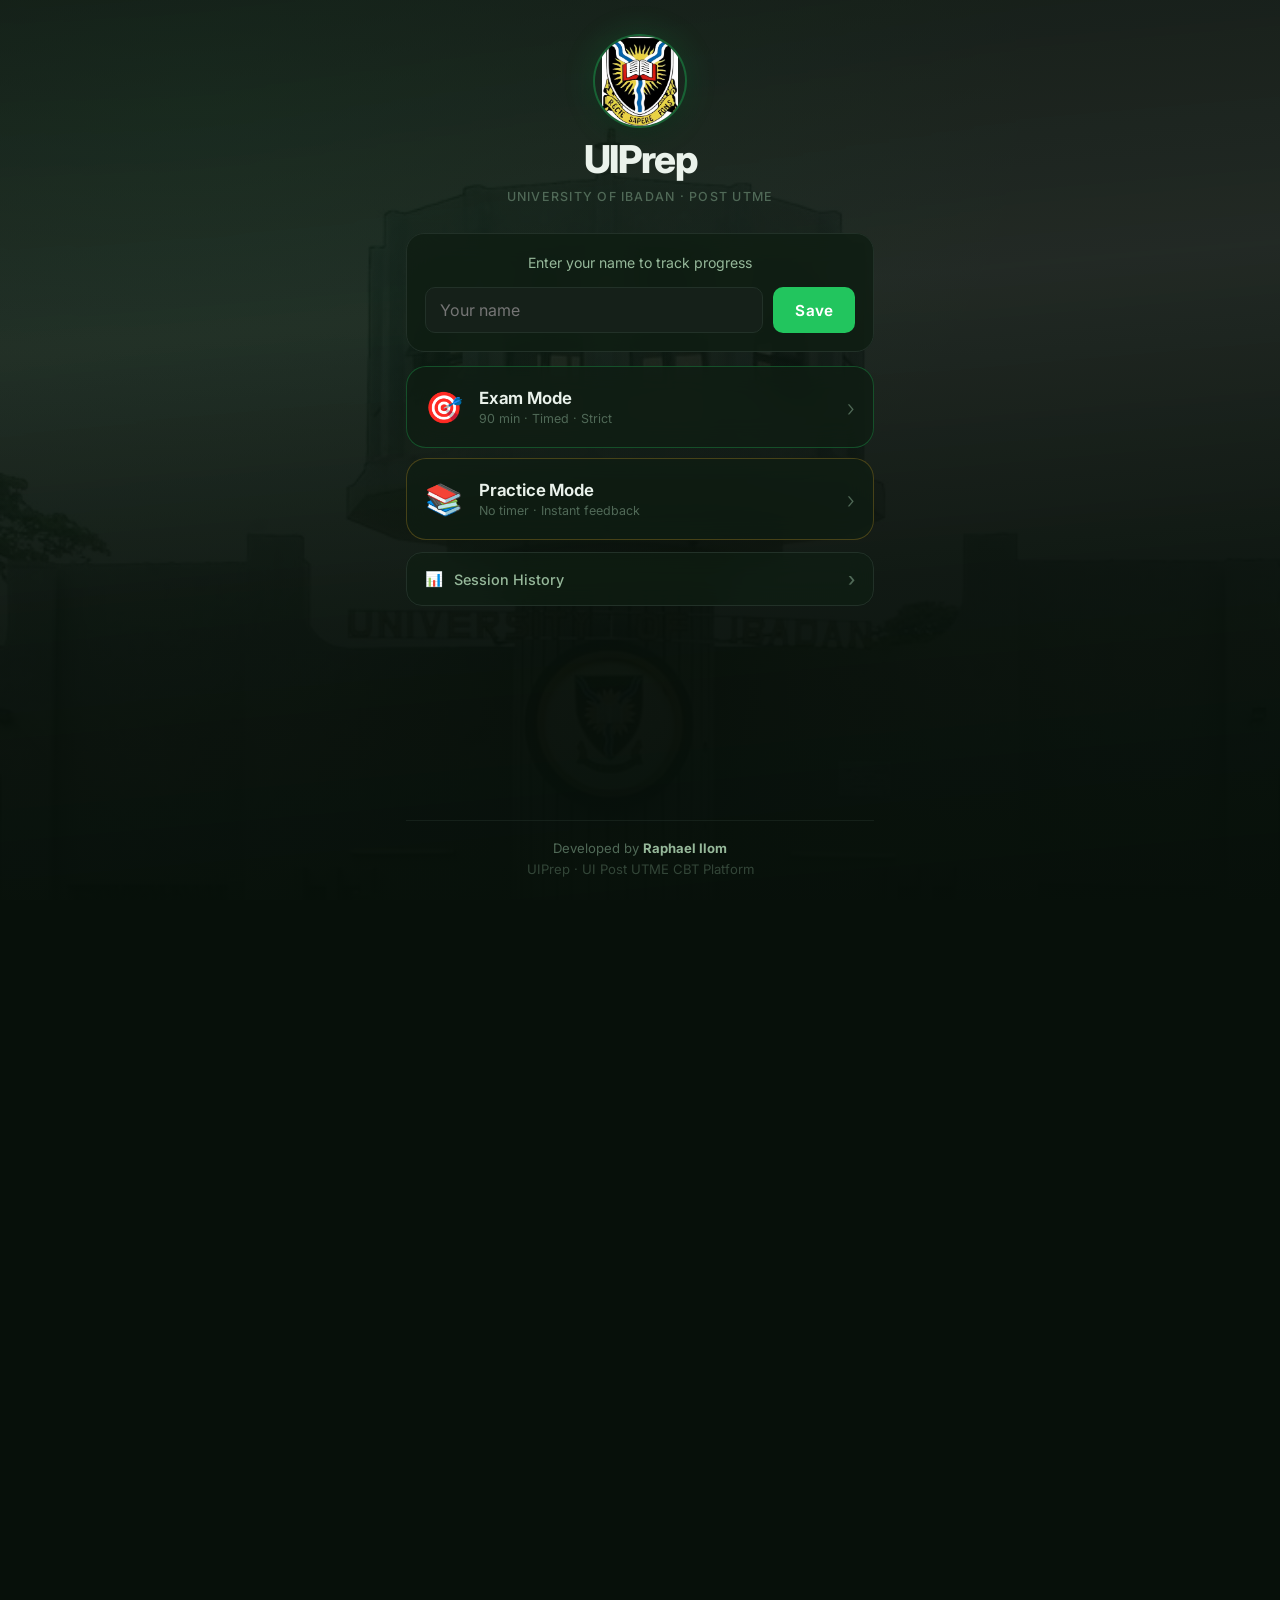
<file: frontend/index.html>
<!DOCTYPE html>
<html lang="en">
<head>
<meta charset="UTF-8">
<meta name="viewport" content="width=device-width, initial-scale=1.0, maximum-scale=1.0, user-scalable=no">
<meta name="theme-color" content="#0d1f12">
<meta name="apple-mobile-web-app-capable" content="yes">
<meta name="apple-mobile-web-app-status-bar-style" content="black-translucent">
<title>UIPrep — UI Post UTME CBT</title>
<link rel="preconnect" href="https://fonts.googleapis.com">
<link href="https://fonts.googleapis.com/css2?family=Inter:wght@300;400;500;600;700&display=swap" rel="stylesheet">
<link rel="stylesheet" href="style.css">
<link rel="icon" href="assets/ui_crest.jpg" type="image/jpeg">
</head>
<body>

<div id="screen-home" class="screen active">
  <div class="home-bg">
    <img src="assets/ui_gate.jpg" alt="" class="home-bg-img" aria-hidden="true" onerror="this.style.display='none'">
    <div class="home-bg-overlay"></div>
  </div>
  <div class="home-content">
    <div class="home-header">
      <img src="assets/ui_crest.jpg" alt="UI Crest" class="home-logo">
      <h1 class="home-title">UIPrep</h1>
      <p class="home-subtitle">University of Ibadan · Post UTME</p>
    </div>

    <div id="welcome-card" class="welcome-card hidden">
      <div class="welcome-top">
        <div class="welcome-text">
          <span class="welcome-hi">Welcome back,</span>
          <span id="welcome-name" class="welcome-name"></span>
        </div>
        <button class="change-name-btn" onclick="showNameInput()">✎</button>
      </div>
      <div class="welcome-stats">
        <div class="wstat"><span id="wstat-sessions">0</span><small>Sessions</small></div>
        <div class="wstat"><span id="wstat-avg">—</span><small>Avg Score</small></div>
        <div class="wstat"><span id="wstat-best">—</span><small>Best</small></div>
      </div>
    </div>

    <div id="new-user-card" class="new-user-card">
      <p>Enter your name to track progress</p>
      <div class="name-input-row">
        <input type="text" id="home-name-input" placeholder="Your name" maxlength="30" autocomplete="off" autocorrect="off">
        <button class="btn-save-name" onclick="saveName()">Save</button>
      </div>
    </div>

    <div class="mode-cards">
      <button class="mode-card mode-exam" onclick="openSetup('exam')">
        <div class="mode-icon">🎯</div>
        <div class="mode-info">
          <h3>Exam Mode</h3>
          <p>90 min · Timed · Strict</p>
        </div>
        <span class="mode-arrow">›</span>
      </button>
      <button class="mode-card mode-practice" onclick="openSetup('practice')">
        <div class="mode-icon">📚</div>
        <div class="mode-info">
          <h3>Practice Mode</h3>
          <p>No timer · Instant feedback</p>
        </div>
        <span class="mode-arrow">›</span>
      </button>
    </div>

    <button class="history-btn" onclick="showScreen('history')">
      <span>📊</span>
      <span>Session History</span>
      <span class="history-btn-arrow">›</span>
    </button>

    <footer class="home-footer">
      <p>Developed by <strong>Raphael Ilom</strong></p>
      <p class="footer-sub">UIPrep · UI Post UTME CBT Platform</p>
    </footer>
  </div>
</div>

<div id="screen-setup" class="screen">
  <div class="top-bar">
    <button class="back-btn" onclick="showScreen('home')">‹ Back</button>
    <h2 id="setup-title">Exam Mode</h2>
    <div></div>
  </div>
  <div class="screen-body">
    <p class="setup-sub" id="setup-sub">Configure your timed exam session</p>

    <div class="setup-section">
      <label class="setup-label">Select Subjects</label>
      <div id="subject-grid" class="subject-grid">
        <button class="subj-chip selected" data-subject="Biology" onclick="toggleSubject(this)">
          <span>🧬</span> Biology
        </button>
        <button class="subj-chip selected" data-subject="Chemistry" onclick="toggleSubject(this)">
          <span>⚗️</span> Chemistry
        </button>
        <button class="subj-chip selected" data-subject="Physics" onclick="toggleSubject(this)">
          <span>⚡</span> Physics
        </button>
        <button class="subj-chip selected" data-subject="English" onclick="toggleSubject(this)">
          <span>📖</span> English
        </button>
      </div>
    </div>

    <div class="setup-section">
      <label class="setup-label">Year</label>
      <select id="year-select" class="setup-select">
        <option value="random">Random (Mixed Years)</option>
        <option value="Mock">Mock Test 2.0</option>
        <option value="2025">2025</option>
        <option value="2024">2024</option>
        <option value="2023">2023</option>
        <option value="2022">2022</option>
        <option value="2021">2021</option>
        <option value="2020">2020</option>
        <option value="2019">2019</option>
      </select>
    </div>

    <div class="setup-section" id="count-field">
      <label class="setup-label">Questions per Subject</label>
      <select id="count-select" class="setup-select">
        <option value="10">10 questions</option>
        <option value="25" selected>25 questions</option>
        <option value="all">All available</option>
      </select>
    </div>

    <div id="exam-info" class="exam-info-box">
      <span>⏱</span>
      <div>
        <strong>90 minutes total</strong>
        <p>AI hints are locked until you submit</p>
      </div>
    </div>

    <button id="start-btn" class="btn-start" onclick="startSession()">Start Session</button>
  </div>
</div>

<div id="screen-quiz" class="screen quiz-screen">
  <div class="quiz-header" id="quiz-header">
    <div class="quiz-header-left">
      <button class="quit-btn" onclick="confirmQuit()">✕</button>
      <div class="quiz-subject-info">
        <span id="quiz-subject-name" class="quiz-subj-name">Biology</span>
        <span id="quiz-progress-text" class="quiz-progress-text">Q 1 / 25</span>
      </div>
    </div>
    <div class="quiz-header-right">
      <button id="calc-toggle-btn" class="calc-toggle-btn hidden" onclick="toggleCalculator()" title="Calculator">
        <span class="calc-btn-icon">🧮</span>
      </button>
      <div id="quiz-timer" class="quiz-timer hidden">⏱ <span id="timer-display">90:00</span></div>
    </div>
  </div>

  <div class="subject-tabs-wrap">
    <div class="subject-tabs-row" id="subject-tabs-row"></div>
  </div>

  <div class="quiz-body" id="quiz-body">
    <div class="question-card" id="question-card">
      <div class="question-number" id="question-number">Question 1</div>
      <div class="question-text" id="question-text"></div>
      <div class="options-list" id="options-list"></div>
    </div>

    <div id="practice-feedback" class="practice-feedback hidden">
      <div class="feedback-header">
        <div class="feedback-badge" id="feedback-badge"></div>
      </div>
      <div class="feedback-exp" id="feedback-exp"></div>
      <button class="btn-ai-hint" id="practice-ai-btn" onclick="toggleAI()">
        <span>✨</span> Get AI Explanation
      </button>
      <div id="ai-box" class="ai-box hidden">
        <div class="ai-box-header">
          <span>✨ AI Explanation</span>
          <button onclick="closeAIBox()">✕</button>
        </div>
        <div id="ai-content" class="ai-content"></div>
      </div>
    </div>
  </div>

  <div class="quiz-footer">
    <button class="qnav-btn nav-prev" id="btn-prev" onclick="navigate(-1)">‹</button>
    <button class="qnav-center grid-open-btn" onclick="openQuestionGrid()">
      <span id="grid-btn-label">1 / 25</span>
      <small>tap for grid</small>
    </button>
    <button class="flag-btn" id="flag-btn" onclick="toggleFlag()">⚑</button>
    <button class="qnav-btn nav-next" id="btn-next" onclick="navigate(1)">›</button>
  </div>

  <div class="submit-bar hidden" id="submit-bar">
    <button class="btn-submit-exam" onclick="submitExam()">Submit Exam</button>
  </div>
  <div class="submit-bar hidden" id="practice-finish-bar">
    <button class="btn-submit-exam" onclick="finishPractice()">Finish &amp; See Results</button>
  </div>
</div>

<div id="screen-history" class="screen">
  <div class="top-bar">
    <button class="back-btn" onclick="showScreen('home')">‹ Back</button>
    <h2>Session History</h2>
    <button class="hist-clear-btn" onclick="clearHistory()">Clear</button>
  </div>
  <div class="screen-body">
    <div id="history-list" class="history-list"></div>
  </div>
</div>

<!-- ── RESULTS MODAL (full-screen overlay, appears over quiz) ── -->
<div id="results-modal" class="results-modal hidden">
  <div class="results-modal-inner">

    <!-- Header -->
    <div class="results-modal-header">
      <button class="results-close-btn" onclick="closeResults()">✕ Close</button>
      <h2 class="results-modal-title">Your Results</h2>
      <div style="width:70px"></div>
    </div>

    <!-- Scrollable content -->
    <div class="results-modal-body" id="results-modal-body">

      <!-- Score ring + grade -->
      <div class="score-hero">
        <div class="score-circle-wrap">
          <svg class="score-ring" viewBox="0 0 140 140" width="190" height="190">
            <circle cx="70" cy="70" r="62" fill="none" stroke="rgba(255,255,255,0.06)" stroke-width="12"/>
            <circle id="score-ring-track" cx="70" cy="70" r="62" fill="none" stroke="#1e3a26" stroke-width="12"/>
            <circle id="score-ring-fill" cx="70" cy="70" r="62" fill="none" stroke="#4ade80" stroke-width="12"
              stroke-dasharray="389.6" stroke-dashoffset="389.6" stroke-linecap="round"
              transform="rotate(-90 70 70)" style="transition:stroke-dashoffset 1.3s cubic-bezier(0.25,1,0.5,1)"/>
          </svg>
          <div class="score-inner">
            <div id="result-pct" class="result-pct">0%</div>
            <div id="result-fraction" class="result-fraction">0/0</div>
          </div>
          <div class="score-ring-glow" id="score-ring-glow"></div>
        </div>
        <div id="result-grade" class="result-grade"></div>
        <div id="result-message" class="result-message"></div>
      </div>

      <!-- Subject breakdown -->
      <div class="subject-breakdown" id="subject-breakdown"></div>

      <!-- AI banner (exam mode) -->
      <div id="post-exam-ai-banner" class="post-exam-ai-banner hidden">
        <span>✨</span>
        <p>AI explanations are now unlocked in the review below.</p>
      </div>

      <!-- Review toggle button -->
      <button class="btn-review-toggle" id="btn-review-toggle" onclick="toggleReviewSection()">
        <span class="review-toggle-icon">📝</span>
        <span class="review-toggle-text">Review My Answers &amp; Corrections</span>
        <span class="review-toggle-arrow" id="review-toggle-arrow">›</span>
      </button>

      <!-- Review section (hidden until button tapped) -->
      <div class="review-section hidden" id="review-section">
        <div class="review-tabs">
          <button class="rtab active" onclick="setReviewTab('wrong', this)">✗ Wrong</button>
          <button class="rtab" onclick="setReviewTab('correct', this)">✓ Correct</button>
          <button class="rtab" onclick="setReviewTab('unanswered', this)">— Skipped</button>
          <button class="rtab" onclick="setReviewTab('all', this)">All</button>
        </div>
        <div id="review-list" class="review-list"></div>
      </div>

      <button class="results-home-btn" onclick="closeResults()">
        🏠 Back to Home
      </button>
    </div>
  </div>
</div>

<!-- ── CALCULATOR OVERLAY ── -->
<div id="calculator" class="calculator hidden">
  <div class="calc-header">
    <span class="calc-title">Calculator</span>
    <button class="calc-close" onclick="toggleCalculator()">✕</button>
  </div>
  <div class="calc-display" id="calc-display">0</div>
  <div class="calc-keypad">
    <button class="calc-btn calc-clear" onclick="calcClear()">C</button>
    <button class="calc-btn calc-del"   onclick="calcDel()">⌫</button>
    <button class="calc-btn calc-op"    onclick="calcOp('÷')">÷</button>
    <button class="calc-btn calc-op"    onclick="calcOp('×')">×</button>

    <button class="calc-btn" onclick="calcDigit('7')">7</button>
    <button class="calc-btn" onclick="calcDigit('8')">8</button>
    <button class="calc-btn" onclick="calcDigit('9')">9</button>
    <button class="calc-btn calc-op"    onclick="calcOp('-')">−</button>

    <button class="calc-btn" onclick="calcDigit('4')">4</button>
    <button class="calc-btn" onclick="calcDigit('5')">5</button>
    <button class="calc-btn" onclick="calcDigit('6')">6</button>
    <button class="calc-btn calc-op"    onclick="calcOp('+')">+</button>

    <button class="calc-btn" onclick="calcDigit('1')">1</button>
    <button class="calc-btn" onclick="calcDigit('2')">2</button>
    <button class="calc-btn" onclick="calcDigit('3')">3</button>
    <button class="calc-btn calc-equals" onclick="calcEquals()" style="grid-row:span 2">=</button>

    <button class="calc-btn calc-zero"  onclick="calcDigit('0')">0</button>
    <button class="calc-btn"            onclick="calcDot()">.</button>
  </div>
</div>

<!-- ── QUESTION GRID SHEET ── -->
<div id="question-grid-sheet" class="bottom-sheet hidden">
  <div class="sheet-overlay" onclick="closeQuestionGrid()"></div>
  <div class="sheet-panel">
    <div class="sheet-handle"></div>
    <div class="sheet-subject-tabs" id="sheet-tabs"></div>
    <div class="grid-legend">
      <span class="leg answered"></span>Answered
      <span class="leg flagged"></span>Flagged
      <span class="leg unanswered"></span>Unanswered
    </div>
    <div class="sheet-grid" id="sheet-grid"></div>
    <button class="sheet-close-btn" onclick="closeQuestionGrid()">Done</button>
  </div>
</div>

<div id="toast" class="toast"></div>

<script src="app.js"></script>
</body>
</html>
</file>
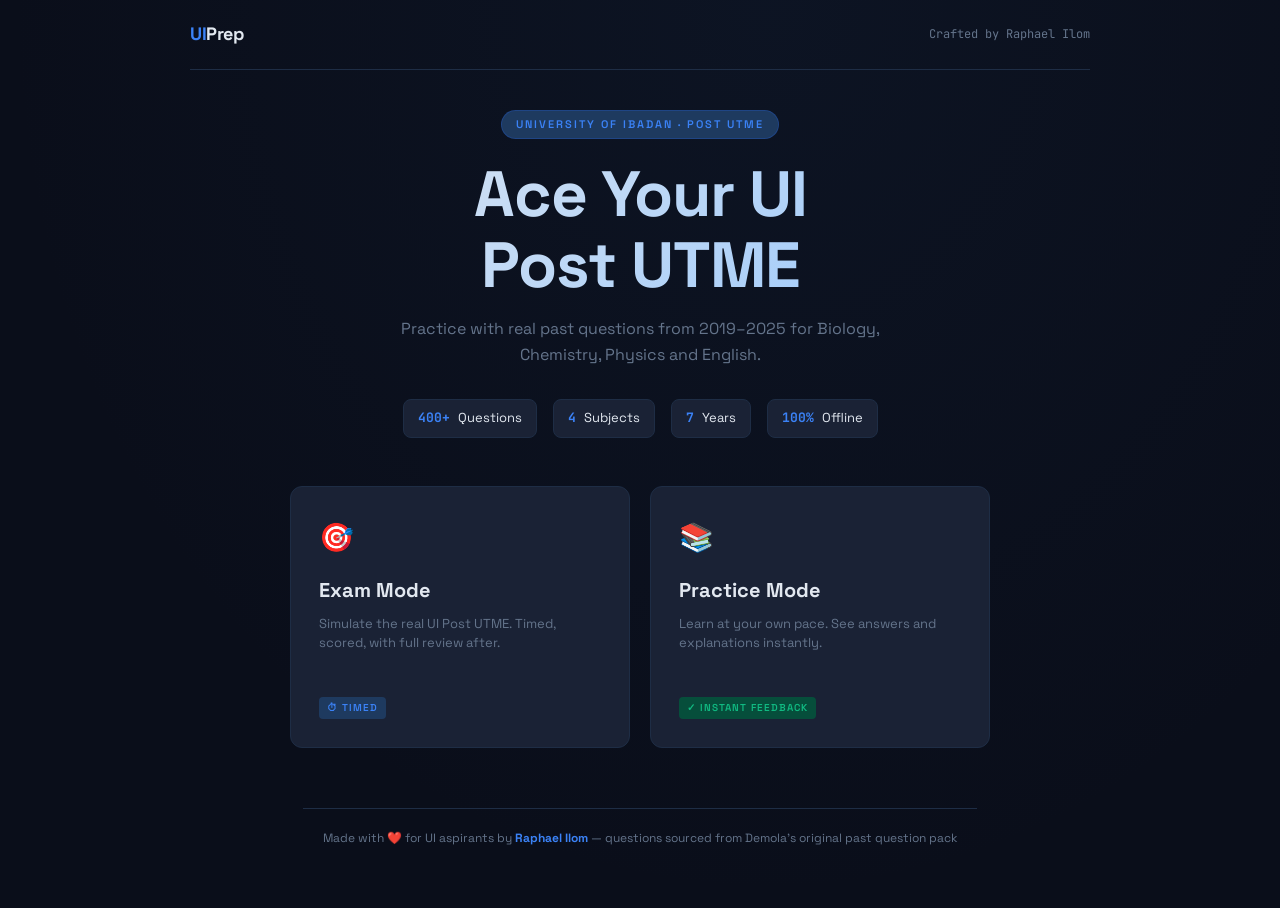
<file: UI_PostUTME_CBT.html>
<!DOCTYPE html>
<html lang="en">
<head>
<meta charset="UTF-8">
<meta name="viewport" content="width=device-width, initial-scale=1.0">
<title>UI Post UTME CBT — Raphael Ilom</title>
<style>
  @import url('https://fonts.googleapis.com/css2?family=Space+Grotesk:wght@300;400;500;600;700&family=JetBrains+Mono:wght@400;600&display=swap');

  :root {
    --bg: #0a0e1a;
    --surface: #111827;
    --card: #1a2235;
    --border: #1e2d45;
    --accent: #3b82f6;
    --accent2: #10b981;
    --accent3: #f59e0b;
    --danger: #ef4444;
    --text: #e2e8f0;
    --muted: #64748b;
    --correct: #065f46;
    --correct-border: #10b981;
    --wrong: #7f1d1d;
    --wrong-border: #ef4444;
    --radius: 12px;
  }

  * { box-sizing: border-box; margin: 0; padding: 0; }

  body {
    font-family: 'Space Grotesk', sans-serif;
    background: var(--bg);
    color: var(--text);
    min-height: 100vh;
    line-height: 1.6;
  }

  /* ===== SCREENS ===== */
  .screen { display: none; }
  .screen.active { display: flex; flex-direction: column; min-height: 100vh; }

  /* ===== HOME ===== */
  #home {
    align-items: center;
    justify-content: flex-start;
    padding: 0 20px 40px;
    background: radial-gradient(ellipse at 60% 0%, #1e3a5f22 0%, transparent 70%);
  }

  .top-bar {
    width: 100%;
    max-width: 900px;
    display: flex;
    justify-content: space-between;
    align-items: center;
    padding: 20px 0;
    border-bottom: 1px solid var(--border);
    margin-bottom: 40px;
  }

  .logo {
    font-size: 18px;
    font-weight: 700;
    letter-spacing: -0.5px;
    color: var(--accent);
  }

  .logo span { color: var(--text); }

  .credit {
    font-size: 12px;
    color: var(--muted);
    font-family: 'JetBrains Mono', monospace;
  }

  .hero {
    width: 100%;
    max-width: 900px;
    text-align: center;
    margin-bottom: 60px;
  }

  .hero-badge {
    display: inline-block;
    background: #1e3a5f;
    color: var(--accent);
    font-size: 11px;
    font-weight: 600;
    letter-spacing: 2px;
    text-transform: uppercase;
    padding: 5px 14px;
    border-radius: 20px;
    border: 1px solid #2563eb44;
    margin-bottom: 20px;
  }

  .hero h1 {
    font-size: clamp(32px, 6vw, 64px);
    font-weight: 700;
    line-height: 1.1;
    letter-spacing: -1px;
    margin-bottom: 16px;
    background: linear-gradient(135deg, #e2e8f0 0%, #93c5fd 100%);
    -webkit-background-clip: text;
    -webkit-text-fill-color: transparent;
    background-clip: text;
  }

  .hero p {
    color: var(--muted);
    font-size: 16px;
    max-width: 500px;
    margin: 0 auto 32px;
  }

  .stats-row {
    display: flex;
    gap: 16px;
    justify-content: center;
    flex-wrap: wrap;
    margin-bottom: 48px;
  }

  .stat-chip {
    display: flex;
    align-items: center;
    gap: 8px;
    background: var(--card);
    border: 1px solid var(--border);
    border-radius: 8px;
    padding: 8px 14px;
    font-size: 13px;
  }

  .stat-chip .num {
    color: var(--accent);
    font-weight: 700;
    font-family: 'JetBrains Mono', monospace;
  }

  /* ===== MODE CARDS ===== */
  .mode-grid {
    display: grid;
    grid-template-columns: 1fr 1fr;
    gap: 20px;
    width: 100%;
    max-width: 700px;
    margin: 0 auto;
  }

  .mode-card {
    background: var(--card);
    border: 1px solid var(--border);
    border-radius: var(--radius);
    padding: 28px;
    cursor: pointer;
    transition: all 0.2s;
    text-align: left;
    position: relative;
    overflow: hidden;
  }

  .mode-card::before {
    content: '';
    position: absolute;
    top: 0; left: 0; right: 0;
    height: 3px;
    opacity: 0;
    transition: opacity 0.2s;
  }

  .mode-card.exam::before { background: linear-gradient(90deg, var(--accent), #8b5cf6); }
  .mode-card.practice::before { background: linear-gradient(90deg, var(--accent2), #06b6d4); }

  .mode-card:hover {
    border-color: var(--accent);
    transform: translateY(-2px);
    box-shadow: 0 8px 24px #3b82f611;
  }

  .mode-card:hover::before { opacity: 1; }

  .mode-icon {
    font-size: 28px;
    margin-bottom: 14px;
  }

  .mode-card h2 {
    font-size: 20px;
    font-weight: 700;
    margin-bottom: 8px;
  }

  .mode-card p {
    font-size: 13px;
    color: var(--muted);
    line-height: 1.5;
  }

  .mode-tag {
    display: inline-block;
    font-size: 10px;
    font-weight: 600;
    letter-spacing: 1px;
    text-transform: uppercase;
    margin-top: 12px;
    padding: 3px 8px;
    border-radius: 4px;
  }

  .mode-tag.timed { background: #1e3a5f; color: var(--accent); }
  .mode-tag.free { background: #064e3b; color: var(--accent2); }

  /* ===== SETUP SCREEN ===== */
  #setup {
    align-items: center;
    justify-content: center;
    padding: 40px 20px;
  }

  .setup-box {
    background: var(--card);
    border: 1px solid var(--border);
    border-radius: 16px;
    padding: 40px;
    width: 100%;
    max-width: 540px;
  }

  .setup-box h2 {
    font-size: 24px;
    font-weight: 700;
    margin-bottom: 6px;
  }

  .setup-box .sub {
    color: var(--muted);
    font-size: 14px;
    margin-bottom: 32px;
  }

  .field { margin-bottom: 20px; }

  .field label {
    display: block;
    font-size: 13px;
    font-weight: 600;
    color: var(--muted);
    letter-spacing: 0.5px;
    text-transform: uppercase;
    margin-bottom: 8px;
  }

  .field select, .field input {
    width: 100%;
    background: var(--surface);
    border: 1px solid var(--border);
    border-radius: 8px;
    color: var(--text);
    font-family: 'Space Grotesk', sans-serif;
    font-size: 15px;
    padding: 12px 14px;
    outline: none;
    transition: border-color 0.2s;
    appearance: none;
  }

  .field select:focus, .field input:focus {
    border-color: var(--accent);
  }

  .select-wrap {
    position: relative;
  }

  .select-wrap::after {
    content: '▾';
    position: absolute;
    right: 14px;
    top: 50%;
    transform: translateY(-50%);
    pointer-events: none;
    color: var(--muted);
  }

  .subject-grid {
    display: grid;
    grid-template-columns: 1fr 1fr;
    gap: 10px;
  }

  .subject-check {
    display: flex;
    align-items: center;
    gap: 10px;
    background: var(--surface);
    border: 1px solid var(--border);
    border-radius: 8px;
    padding: 10px 12px;
    cursor: pointer;
    font-size: 14px;
    transition: all 0.15s;
  }

  .subject-check input { width: auto; margin: 0; }
  .subject-check.selected { border-color: var(--accent); background: #1e3a5f33; }

  .btn {
    display: inline-flex;
    align-items: center;
    gap: 8px;
    background: var(--accent);
    color: white;
    border: none;
    border-radius: 8px;
    padding: 13px 24px;
    font-family: 'Space Grotesk', sans-serif;
    font-size: 15px;
    font-weight: 600;
    cursor: pointer;
    transition: all 0.2s;
    text-decoration: none;
  }

  .btn:hover { background: #2563eb; transform: translateY(-1px); }
  .btn.secondary { background: var(--surface); color: var(--text); border: 1px solid var(--border); }
  .btn.secondary:hover { background: var(--card); border-color: var(--accent); }
  .btn.green { background: var(--accent2); }
  .btn.green:hover { background: #059669; }
  .btn.full { width: 100%; justify-content: center; }

  /* ===== QUIZ ===== */
  #quiz {
    padding: 0;
    background: var(--bg);
  }

  .quiz-header {
    background: var(--surface);
    border-bottom: 1px solid var(--border);
    padding: 14px 24px;
    display: flex;
    align-items: center;
    gap: 16px;
    position: sticky;
    top: 0;
    z-index: 100;
    flex-wrap: wrap;
  }

  .quiz-title {
    font-size: 14px;
    font-weight: 700;
    color: var(--text);
    flex: 1;
  }

  .quiz-subject-tag {
    background: #1e3a5f;
    color: var(--accent);
    font-size: 11px;
    font-weight: 700;
    padding: 4px 10px;
    border-radius: 6px;
    letter-spacing: 0.5px;
    text-transform: uppercase;
  }

  .timer-box {
    display: flex;
    align-items: center;
    gap: 6px;
    background: var(--card);
    border: 1px solid var(--border);
    border-radius: 8px;
    padding: 6px 12px;
    font-family: 'JetBrains Mono', monospace;
    font-size: 15px;
    font-weight: 600;
    min-width: 80px;
    justify-content: center;
  }

  .timer-box.warn { color: var(--accent3); border-color: var(--accent3); }
  .timer-box.danger { color: var(--danger); border-color: var(--danger); animation: pulse 1s infinite; }

  @keyframes pulse { 0%,100%{opacity:1} 50%{opacity:0.6} }

  .progress-bar {
    height: 3px;
    background: var(--border);
    position: relative;
    flex-basis: 100%;
    order: 10;
  }

  .progress-bar-fill {
    height: 100%;
    background: linear-gradient(90deg, var(--accent), #8b5cf6);
    transition: width 0.3s;
  }

  .quiz-body {
    max-width: 760px;
    margin: 0 auto;
    padding: 32px 24px 120px;
  }

  .q-nav {
    display: flex;
    align-items: center;
    gap: 10px;
    margin-bottom: 24px;
  }

  .q-counter {
    font-family: 'JetBrains Mono', monospace;
    font-size: 13px;
    color: var(--muted);
    flex: 1;
  }

  .q-counter span { color: var(--text); font-weight: 700; }

  .flag-btn {
    background: none;
    border: 1px solid var(--border);
    border-radius: 6px;
    color: var(--muted);
    padding: 6px 12px;
    font-size: 12px;
    cursor: pointer;
    font-family: inherit;
    transition: all 0.15s;
  }

  .flag-btn:hover, .flag-btn.flagged { border-color: var(--accent3); color: var(--accent3); }

  .question-card {
    background: var(--card);
    border: 1px solid var(--border);
    border-radius: var(--radius);
    padding: 28px;
    margin-bottom: 20px;
  }

  .q-text {
    font-size: 16px;
    line-height: 1.7;
    color: var(--text);
  }

  .options-list {
    list-style: none;
    display: flex;
    flex-direction: column;
    gap: 10px;
    margin-top: 20px;
  }

  .option {
    display: flex;
    align-items: flex-start;
    gap: 12px;
    background: var(--surface);
    border: 1px solid var(--border);
    border-radius: 8px;
    padding: 14px 16px;
    cursor: pointer;
    transition: all 0.15s;
    font-size: 14px;
    line-height: 1.5;
  }

  .option:hover { border-color: var(--accent); background: #1e3a5f22; }
  .option.selected { border-color: var(--accent); background: #1e3a5f44; }

  .option.correct {
    border-color: var(--correct-border);
    background: #065f4633;
    color: #6ee7b7;
  }

  .option.wrong {
    border-color: var(--wrong-border);
    background: #7f1d1d33;
    color: #fca5a5;
  }

  .option.show-correct {
    border-color: var(--correct-border);
    background: #065f4622;
    color: #a7f3d0;
  }

  .opt-letter {
    width: 24px;
    height: 24px;
    border-radius: 50%;
    background: var(--border);
    display: flex;
    align-items: center;
    justify-content: center;
    font-size: 11px;
    font-weight: 700;
    flex-shrink: 0;
    font-family: 'JetBrains Mono', monospace;
  }

  .option.selected .opt-letter { background: var(--accent); color: white; }
  .option.correct .opt-letter { background: var(--correct-border); color: white; }
  .option.wrong .opt-letter { background: var(--danger); color: white; }

  .explanation-box {
    display: none;
    background: #0d2035;
    border: 1px solid #1e4a7f;
    border-radius: 8px;
    padding: 16px;
    margin-top: 16px;
    font-size: 14px;
    line-height: 1.6;
    color: #93c5fd;
  }

  .explanation-box.show { display: block; }
  .explanation-box strong { color: #e2e8f0; }

  /* ===== BOTTOM NAV ===== */
  .quiz-footer {
    position: fixed;
    bottom: 0;
    left: 0;
    right: 0;
    background: var(--surface);
    border-top: 1px solid var(--border);
    padding: 14px 24px;
    display: flex;
    gap: 10px;
    justify-content: space-between;
    align-items: center;
    z-index: 100;
  }

  /* ===== GRID NAV ===== */
  .grid-overlay {
    display: none;
    position: fixed;
    inset: 0;
    z-index: 200;
    background: #0009;
    align-items: flex-end;
  }

  .grid-overlay.open { display: flex; }

  .grid-panel {
    background: var(--surface);
    border-top: 1px solid var(--border);
    border-radius: 16px 16px 0 0;
    padding: 24px;
    width: 100%;
    max-height: 75vh;
    overflow-y: auto;
  }

  .grid-panel h3 {
    font-size: 16px;
    font-weight: 700;
    margin-bottom: 16px;
  }

  .q-grid {
    display: grid;
    grid-template-columns: repeat(auto-fill, minmax(40px, 1fr));
    gap: 8px;
  }

  .q-dot {
    width: 40px;
    height: 40px;
    border-radius: 6px;
    display: flex;
    align-items: center;
    justify-content: center;
    font-size: 12px;
    font-weight: 700;
    cursor: pointer;
    font-family: 'JetBrains Mono', monospace;
    background: var(--card);
    border: 1px solid var(--border);
    color: var(--muted);
    transition: all 0.15s;
  }

  .q-dot:hover { border-color: var(--accent); }
  .q-dot.answered { background: var(--accent); color: white; border-color: var(--accent); }
  .q-dot.flagged { border-color: var(--accent3); color: var(--accent3); }
  .q-dot.current { border-color: white; color: white; }

  /* ===== RESULTS ===== */
  #results {
    align-items: center;
    justify-content: flex-start;
    padding: 40px 20px;
  }

  .results-box {
    width: 100%;
    max-width: 700px;
    margin: 0 auto;
  }

  .score-hero {
    background: var(--card);
    border: 1px solid var(--border);
    border-radius: 16px;
    padding: 40px;
    text-align: center;
    margin-bottom: 24px;
    position: relative;
    overflow: hidden;
  }

  .score-hero::before {
    content: '';
    position: absolute;
    top: -60px; left: 50%;
    transform: translateX(-50%);
    width: 200px;
    height: 200px;
    background: radial-gradient(circle, #3b82f622 0%, transparent 70%);
    pointer-events: none;
  }

  .score-big {
    font-size: 72px;
    font-weight: 700;
    font-family: 'JetBrains Mono', monospace;
    line-height: 1;
    margin-bottom: 8px;
  }

  .score-big.pass { color: var(--accent2); }
  .score-big.fail { color: var(--danger); }

  .score-label { font-size: 14px; color: var(--muted); margin-bottom: 24px; }

  .score-stats {
    display: grid;
    grid-template-columns: repeat(3, 1fr);
    gap: 16px;
    margin-bottom: 24px;
  }

  .score-stat {
    background: var(--surface);
    border: 1px solid var(--border);
    border-radius: 8px;
    padding: 14px;
  }

  .score-stat .val {
    font-size: 28px;
    font-weight: 700;
    font-family: 'JetBrains Mono', monospace;
    margin-bottom: 4px;
  }

  .score-stat .lbl { font-size: 11px; color: var(--muted); text-transform: uppercase; letter-spacing: 0.5px; }
  .score-stat .val.g { color: var(--accent2); }
  .score-stat .val.r { color: var(--danger); }
  .score-stat .val.b { color: var(--accent); }

  .review-list {
    display: flex;
    flex-direction: column;
    gap: 16px;
  }

  .review-item {
    background: var(--card);
    border: 1px solid var(--border);
    border-radius: 10px;
    padding: 20px;
  }

  .review-item .r-num {
    font-size: 11px;
    font-family: 'JetBrains Mono', monospace;
    color: var(--muted);
    margin-bottom: 8px;
  }

  .review-item .r-q {
    font-size: 14px;
    line-height: 1.6;
    margin-bottom: 12px;
  }

  .review-answer {
    display: flex;
    gap: 8px;
    flex-wrap: wrap;
  }

  .r-chip {
    display: inline-flex;
    align-items: center;
    gap: 6px;
    font-size: 12px;
    padding: 5px 10px;
    border-radius: 6px;
    font-weight: 600;
  }

  .r-chip.your.correct { background: #065f4633; color: #6ee7b7; border: 1px solid #10b981; }
  .r-chip.your.wrong { background: #7f1d1d33; color: #fca5a5; border: 1px solid #ef4444; }
  .r-chip.correct-ans { background: #1e3a5f44; color: #93c5fd; border: 1px solid #3b82f6; }

  .r-explanation {
    margin-top: 10px;
    font-size: 13px;
    color: #93c5fd;
    background: #0d2035;
    border-radius: 6px;
    padding: 10px 12px;
    line-height: 1.6;
    display: none;
  }

  .r-explanation.show { display: block; }

  .toggle-exp {
    background: none;
    border: none;
    color: var(--muted);
    font-size: 12px;
    cursor: pointer;
    font-family: inherit;
    margin-top: 8px;
    padding: 0;
    text-decoration: underline;
  }

  /* ===== TABS ===== */
  .tab-row {
    display: flex;
    gap: 6px;
    margin-bottom: 20px;
  }

  .tab {
    padding: 8px 16px;
    border-radius: 6px;
    font-size: 13px;
    font-weight: 600;
    cursor: pointer;
    border: 1px solid var(--border);
    background: none;
    color: var(--muted);
    font-family: inherit;
    transition: all 0.15s;
  }

  .tab.active { background: var(--accent); color: white; border-color: var(--accent); }

  /* ===== TOAST ===== */
  .toast {
    position: fixed;
    bottom: 80px;
    left: 50%;
    transform: translateX(-50%) translateY(20px);
    background: var(--card);
    border: 1px solid var(--border);
    border-radius: 8px;
    padding: 10px 20px;
    font-size: 13px;
    z-index: 999;
    opacity: 0;
    transition: all 0.25s;
    pointer-events: none;
  }

  .toast.show { opacity: 1; transform: translateX(-50%) translateY(0); }

  /* ===== MODAL ===== */
  .modal-overlay {
    display: none;
    position: fixed;
    inset: 0;
    background: #0009;
    z-index: 300;
    align-items: center;
    justify-content: center;
    padding: 20px;
  }

  .modal-overlay.open { display: flex; }

  .modal {
    background: var(--card);
    border: 1px solid var(--border);
    border-radius: 16px;
    padding: 32px;
    max-width: 440px;
    width: 100%;
    text-align: center;
  }

  .modal h3 { font-size: 20px; margin-bottom: 10px; }
  .modal p { color: var(--muted); font-size: 14px; margin-bottom: 24px; }
  .modal-btns { display: flex; gap: 10px; justify-content: center; }

  /* ===== FOOTER ===== */
  .footer-credit {
    text-align: center;
    color: var(--muted);
    font-size: 12px;
    padding: 20px;
    border-top: 1px solid var(--border);
    margin-top: auto;
  }

  .footer-credit strong { color: var(--accent); }

  /* ===== RESPONSIVE ===== */
  @media(max-width: 600px) {
    .mode-grid { grid-template-columns: 1fr; }
    .setup-box { padding: 24px; }
    .score-stats { grid-template-columns: 1fr 1fr 1fr; }
    .quiz-body { padding: 20px 16px 120px; }
    .question-card { padding: 18px; }
  }
</style>
</head>
<body>

<!-- HOME -->
<div id="home" class="screen active">
  <div class="top-bar">
    <div class="logo">UI<span>Prep</span></div>
    <div class="credit">Crafted by Raphael Ilom</div>
  </div>

  <div class="hero">
    <div class="hero-badge">University of Ibadan · Post UTME</div>
    <h1>Ace Your UI<br>Post UTME</h1>
    <p>Practice with real past questions from 2019–2025 for Biology, Chemistry, Physics and English.</p>

    <div class="stats-row">
      <div class="stat-chip"><span class="num">400+</span> Questions</div>
      <div class="stat-chip"><span class="num">4</span> Subjects</div>
      <div class="stat-chip"><span class="num">7</span> Years</div>
      <div class="stat-chip"><span class="num">100%</span> Offline</div>
    </div>

    <div class="mode-grid">
      <div class="mode-card exam" onclick="openSetup('exam')">
        <div class="mode-icon">🎯</div>
        <h2>Exam Mode</h2>
        <p>Simulate the real UI Post UTME. Timed, scored, with full review after.</p>
        <div class="mode-tag timed">⏱ Timed</div>
      </div>
      <div class="mode-card practice" onclick="openSetup('practice')">
        <div class="mode-icon">📚</div>
        <h2>Practice Mode</h2>
        <p>Learn at your own pace. See answers and explanations instantly.</p>
        <div class="mode-tag free">✓ Instant Feedback</div>
      </div>
    </div>
  </div>

  <div class="footer-credit">
    Made with ❤️ for UI aspirants by <strong>Raphael Ilom</strong> — questions sourced from Demola's original past question pack
  </div>
</div>

<!-- SETUP -->
<div id="setup" class="screen">
  <div class="setup-box">
    <h2 id="setup-title">Exam Setup</h2>
    <div class="sub" id="setup-sub">Configure your session</div>

    <div class="field" id="subject-field">
      <label>Subjects</label>
      <div class="subject-grid" id="subject-grid">
        <label class="subject-check selected" onclick="toggleSubject(this,'Biology')">
          <input type="checkbox" checked value="Biology"> 🧬 Biology
        </label>
        <label class="subject-check selected" onclick="toggleSubject(this,'Chemistry')">
          <input type="checkbox" checked value="Chemistry"> ⚗️ Chemistry
        </label>
        <label class="subject-check selected" onclick="toggleSubject(this,'Physics')">
          <input type="checkbox" checked value="Physics"> ⚡ Physics
        </label>
        <label class="subject-check selected" onclick="toggleSubject(this,'English')">
          <input type="checkbox" checked value="English"> 📖 English
        </label>
      </div>
    </div>

    <div class="field">
      <label>Year</label>
      <div class="select-wrap">
        <select id="year-select">
          <option value="random">🎲 Random (All Years)</option>
          <option value="2019">2019</option>
          <option value="2021">2021</option>
          <option value="2022">2022</option>
          <option value="2023">2023</option>
          <option value="2024">2024</option>
          <option value="2025">2025</option>
        </select>
      </div>
    </div>

    <div class="field" id="count-field">
      <label>Questions per Subject</label>
      <div class="select-wrap">
        <select id="count-select">
          <option value="10">10 Questions</option>
          <option value="20" selected>20 Questions</option>
          <option value="30">30 Questions</option>
          <option value="40">40 Questions</option>
          <option value="all">All Available</option>
        </select>
      </div>
    </div>

    <div class="field" id="timer-field">
      <label>Time per Question (seconds)</label>
      <div class="select-wrap">
        <select id="timer-select">
          <option value="0">No Timer</option>
          <option value="60" selected>60 seconds</option>
          <option value="90">90 seconds</option>
          <option value="120">2 minutes</option>
        </select>
      </div>
    </div>

    <div style="display:flex;gap:10px;margin-top:10px;">
      <button class="btn secondary" onclick="showScreen('home')">← Back</button>
      <button class="btn full" onclick="startSession()" id="start-btn">Start →</button>
    </div>
  </div>
</div>

<!-- QUIZ -->
<div id="quiz" class="screen">
  <div class="quiz-header">
    <div class="quiz-title" id="quiz-title">UI Post UTME Practice</div>
    <div class="quiz-subject-tag" id="quiz-subject-tag">Biology</div>
    <div class="timer-box" id="timer-display" style="display:none">⏱ 1:00</div>
    <div class="progress-bar">
      <div class="progress-bar-fill" id="progress-fill" style="width:0%"></div>
    </div>
  </div>

  <div class="quiz-body">
    <div class="q-nav">
      <div class="q-counter">Question <span id="q-current">1</span> of <span id="q-total">20</span></div>
      <button class="flag-btn" id="flag-btn" onclick="toggleFlag()">⚑ Flag</button>
      <button class="flag-btn" onclick="openGrid()">☰ Grid</button>
    </div>

    <div class="question-card">
      <div class="q-text" id="q-text">Loading...</div>
      <ul class="options-list" id="options-list"></ul>
      <div class="explanation-box" id="explanation-box"></div>
    </div>
  </div>

  <div class="quiz-footer">
    <button class="btn secondary" onclick="navigate(-1)" id="prev-btn">← Prev</button>
    <button class="btn secondary" onclick="openGrid()">📋 Overview</button>
    <button class="btn" onclick="nextOrSubmit()" id="next-btn">Next →</button>
  </div>
</div>

<!-- RESULTS -->
<div id="results" class="screen">
  <div class="results-box">
    <div class="score-hero">
      <div class="score-label">Your Score</div>
      <div class="score-big" id="score-big">0%</div>
      <div class="score-label" id="score-msg">Keep practising!</div>
      <div class="score-stats">
        <div class="score-stat"><div class="val g" id="r-correct">0</div><div class="lbl">Correct</div></div>
        <div class="score-stat"><div class="val r" id="r-wrong">0</div><div class="lbl">Wrong</div></div>
        <div class="score-stat"><div class="val b" id="r-total">0</div><div class="lbl">Total</div></div>
      </div>
    </div>

    <div class="tab-row">
      <button class="tab active" onclick="showTab('all')">All Questions</button>
      <button class="tab" onclick="showTab('wrong')">Wrong Only</button>
      <button class="tab" onclick="showTab('unanswered')">Unanswered</button>
    </div>

    <div class="review-list" id="review-list"></div>

    <div style="display:flex;gap:10px;margin-top:32px;flex-wrap:wrap;">
      <button class="btn secondary" onclick="showScreen('home')">← Home</button>
      <button class="btn green" onclick="retrySession()">↺ Retry Same</button>
      <button class="btn" onclick="openSetup(lastMode)">+ New Session</button>
    </div>

    <div class="footer-credit">
      Made with ❤️ by <strong>Raphael Ilom</strong> · Questions from UI Post UTME 2019–2025
    </div>
  </div>
</div>

<!-- GRID OVERLAY -->
<div class="grid-overlay" id="grid-overlay" onclick="closeGrid(event)">
  <div class="grid-panel">
    <h3>Question Overview</h3>
    <div class="q-grid" id="q-grid"></div>
    <div style="display:flex;gap:10px;margin-top:16px;flex-wrap:wrap;">
      <div style="display:flex;align-items:center;gap:6px;font-size:12px;color:var(--muted)"><div style="width:12px;height:12px;border-radius:2px;background:var(--accent)"></div>Answered</div>
      <div style="display:flex;align-items:center;gap:6px;font-size:12px;color:var(--muted)"><div style="width:12px;height:12px;border-radius:2px;border:1px solid var(--accent3)"></div>Flagged</div>
      <div style="display:flex;align-items:center;gap:6px;font-size:12px;color:var(--muted)"><div style="width:12px;height:12px;border-radius:2px;background:var(--card);border:1px solid var(--border)"></div>Unanswered</div>
    </div>
    <button class="btn secondary full" style="margin-top:14px" onclick="closeGridBtn()">Close</button>
  </div>
</div>

<!-- SUBMIT MODAL -->
<div class="modal-overlay" id="submit-modal">
  <div class="modal">
    <h3>Submit Exam?</h3>
    <p id="modal-msg">You have 5 unanswered questions. Are you sure you want to submit?</p>
    <div class="modal-btns">
      <button class="btn secondary" onclick="closeModal()">Go Back</button>
      <button class="btn green" onclick="submitSession()">Submit ✓</button>
    </div>
  </div>
</div>

<!-- TOAST -->
<div class="toast" id="toast"></div>

<script>
const QUESTIONS = {
  Biology: {
    2019: [
      {q:"The sign + is used to indicate an association where an organism gains, while 0 is used where an organism is unaffected. An association indicated as +0 is known as:",opts:["Predation","Commensalism","Parasitism","Competition"],ans:1,exp:"In +0 association, one organism benefits (+) while the other is unaffected (0). This is Commensalism."},
      {q:"The haustorium is a feature found in: I. Dodder II. Cassytha III. Mistletoe IV. Scaldweed",opts:["I & II only","I & III only","II and III only","All of the above"],ans:3,exp:"Haustoria are root-like structures found in all parasitic plants listed — dodder, cassytha, mistletoe, and scaldweed all use haustoria to absorb nutrients from host plants."},
      {q:"All the following are common to both plant and animal cells EXCEPT:",opts:["Nucleus","Mitochondrion","Chloroplast","Cell membrane"],ans:2,exp:"Chloroplasts are found only in plant cells (and some protists). Animal cells lack chloroplasts as they cannot photosynthesize."},
      {q:"All the following are groups of plants EXCEPT: (i) Spermatophyta (ii) Pteridophyta (iii) Coelentrata (iv) Shizophyta",opts:["I","III","I and IV","None of I-IV"],ans:1,exp:"Coelentrata (Cnidaria) is an animal phylum (jellyfish, corals), not a plant group. All others — Spermatophyta, Pteridophyta, Shizophyta — are plant/plant-like kingdoms."},
      {q:"The incorrect match for blood genotype of a proposed couple:",opts:["AS and AA","AA and AA","AS and AS","SS and SS"],ans:3,exp:"AS × AS gives: 25% AA, 50% AS, 25% SS. The 25% SS offspring can have sickle cell disease, making this a risky match. SS × SS is also problematic. The question asks which is 'incorrect' (incompatible/risky) — SS and SS is fully incorrect as all offspring get SS."},
      {q:"Which is the most organized protist?",opts:["Euglena","Paramecium","Amoeba","Plasmodium"],ans:1,exp:"Paramecium is considered the most organized/complex protist due to its highly differentiated organelles including cilia, macronucleus, micronucleus, contractile vacuoles, and trichocysts."},
      {q:"The function of xylem is to:",opts:["Conduct food","Transport waste product","Strengthening stem","Transport water"],ans:3,exp:"The primary function of xylem is to transport water and dissolved minerals from roots to leaves (transpiration stream). It also provides structural support."},
      {q:"Typhus is caused by: (i) Rickettsia (ii) Body louse (iii) Rat flea (iv) Aedes mosquito",opts:["I only","IV only","II and III","I, II and III"],ans:3,exp:"Typhus is caused by Rickettsia bacteria (I), transmitted by body louse (II) and rat flea (III). Aedes mosquito transmits dengue and yellow fever, not typhus."},
      {q:"Which of these bacteria is a nitrogen-fixing bacteria?",opts:["Rhizobium","Nitrosomonas","Nitrobacter","All of the above"],ans:0,exp:"Rhizobium lives in root nodules of legumes and fixes atmospheric nitrogen into ammonia. Nitrosomonas and Nitrobacter are nitrifying bacteria, not nitrogen-fixing."},
      {q:"Meiosis takes place in the: (i) Sperm (ii) Ovary (iii) Testes (iv) Ovum",opts:["I and II","II and III","IV and I","IV and III"],ans:1,exp:"Meiosis occurs in the gonads — the ovary (to produce eggs) and the testes (to produce sperm). The sperm and ovum are products of meiosis, not sites of meiosis."},
      {q:"Which is not a form of asexual reproduction?",opts:["Regeneration","Fragmentation","Fertilization","Binary fission"],ans:2,exp:"Fertilization is sexual reproduction (fusion of gametes). Regeneration, fragmentation, and binary fission are all forms of asexual reproduction."},
      {q:"All cell activities are controlled by:",opts:["Mitochondrion","Cytoplasm","Nucleus","Ribosome"],ans:2,exp:"The nucleus controls all cellular activities because it contains the DNA/genetic information that directs protein synthesis and all metabolic processes."},
      {q:"Which of these is responsible for the green color of plants?",opts:["Centrioles","Chloroplast","Cytoplasm","Chlorophyll"],ans:3,exp:"Chlorophyll is the pigment that gives plants their green color. It is located within the chloroplasts and absorbs red and blue light for photosynthesis, reflecting green light."},
      {q:"Urea is formed during:",opts:["Krebs cycle","Citric acid cycle","Nitrogen cycle","Ornithine cycle"],ans:3,exp:"Urea is produced in the liver via the ornithine (urea) cycle. Amino acids are deaminated and the toxic ammonia is converted to urea for safe excretion."},
      {q:"The enzyme that curdles milk is:",opts:["Pepsin","Ptyalin","Rennin","Maltase"],ans:2,exp:"Rennin (chymosin) is the enzyme that curdles milk by converting soluble caseinogen to insoluble casein. It is produced in the stomach of young mammals."},
      {q:"Compound eyes are found in:",opts:["Ant","Snail","Rat","Hydra"],ans:0,exp:"Compound eyes (made of many ommatidia) are characteristic of arthropods like ants and other insects. Snails have simple eyes, rats have camera-type eyes, hydra has no true eyes."},
      {q:"Which of the following plants has a stem that runs horizontally along the ground?",opts:["Runners","Rhizomes","Corms","Tubers"],ans:0,exp:"Runners (stolons) are horizontal stems that run along the ground (e.g., strawberry). Rhizomes grow underground. The question specifies 'along the ground' which describes runners."},
      {q:"An example of a purine is:",opts:["Cytosine","Guanine","Uracil","Thymine"],ans:1,exp:"Purines have a double-ring structure. Guanine and Adenine are purines. Cytosine, Thymine, and Uracil are pyrimidines (single ring)."},
      {q:"A plant vacuole contains:",opts:["Dissolved chemicals, salts, sugars, pigment, and crystals","Waste products of metabolism, DNA, RNA, and crystals","Pigments, crystals, DNA, and waste products of metabolism","RNA, DNA, sugars, and salts"],ans:0,exp:"Plant cell vacuoles (cell sap vacuoles) contain water with dissolved chemicals including salts, sugars, organic acids, pigments (anthocyanins), and crystals (e.g., calcium oxalate)."},
      {q:"The odd member in the group: Cholera, Typhoid, Malaria, Diphtheria",opts:["Cholera","Typhoid","Malaria","Diphtheria"],ans:2,exp:"Malaria is caused by a protozoan (Plasmodium) transmitted by mosquito. Cholera, Typhoid, and Diphtheria are all bacterial infections."},
      {q:"Sexual reproduction in Spirogyra is called:",opts:["Conjugation","Isogamy","Hologamy","Vegetative reproduction"],ans:0,exp:"Spirogyra reproduces sexually through conjugation — two filaments align and exchange protoplasm through conjugation tubes. The resulting zygospore germinates into a new filament."},
      {q:"In lower plants like mosses, the structure that performs the functions of roots is called:",opts:["Root hair","Rootlets","Foliage","Rhizoids"],ans:3,exp:"Rhizoids are root-like structures in mosses and liverworts that anchor the plant and absorb water and minerals, performing the function of true roots."},
    ],
    2021: [
      {q:"The only living cells in the xylem are: I. Collenchyma cells II. Parenchyma cells III. Tracheids IV. Companion cells V. None of the above",opts:["II only","III, IV","II and IV","I-IV"],ans:0,exp:"Among xylem elements, only xylem parenchyma cells are living. Companion cells are in phloem, not xylem. Tracheids and vessel elements are dead at maturity. So II (parenchyma) only."},
      {q:"I. Xerophthalmia II. Cataract III. Night blindness IV. Astigmatism — Which of the following eye defects are nutritional problems?",opts:["II and IV","I and III","II-IV","III only"],ans:1,exp:"Xerophthalmia (I) is caused by Vitamin A deficiency, and Night blindness (III) is also caused by Vitamin A deficiency. Cataract and astigmatism are structural/age-related, not nutritional."},
      {q:"Which of the following does NOT form in the nucleolus?",opts:["Proteins","DNA","RNA","Ribosomes"],ans:3,exp:"The nucleolus produces ribosomal RNA (rRNA) which combines with proteins to form ribosomes. However, the ribosomes themselves are assembled in the cytoplasm. DNA is replicated in the nucleus, not the nucleolus."},
      {q:"Dryopteris is a:",opts:["Moss","Fungi","Virus","Fern"],ans:3,exp:"Dryopteris (wood fern) is a genus of ferns in the family Dryopteridaceae. It is a pteridophyte (vascular plant without seeds)."},
      {q:"Which of the following is a discontinuous variation? I. Height II. Weight III. Skin colour IV. Ability to taste PTC",opts:["I-IV","III and IV","I and II","IV only"],ans:3,exp:"Discontinuous variation has distinct categories with no intermediate forms. Ability to taste PTC is either you can or cannot — a classic discontinuous trait. Height, weight, and skin colour show continuous variation."},
      {q:"Which of the following are bacterial infections? I. Whooping cough II. Syphilis III. Gonorrhea IV. Ringworm",opts:["II-IV","III and III","I, II and III","I only"],ans:2,exp:"Whooping cough (Bordetella pertussis), Syphilis (Treponema pallidum), and Gonorrhea (Neisseria gonorrhoeae) are bacterial. Ringworm is caused by fungi (dermatophytes)."},
      {q:"Normally any character shown by an individual is due to the effect of: I. Hormones II. Chromosomes III. Mutation IV. Genes V. Environment",opts:["I-V","I and IV","I, IV and V","IV and V"],ans:3,exp:"Phenotype (expressed characters) results from the interaction of genotype (genes/chromosomes IV) and environment (V). Genes and environment together determine what an organism looks like."},
      {q:"When a colour blind man marries a carrier, what is the probability of their offspring being colour blind?",opts:["25%","50%","75%","100%"],ans:1,exp:"X^b Y (colour blind man) × X^B X^b (carrier woman). Offspring: X^B X^b (carrier female), X^b X^b (colour blind female), X^B Y (normal male), X^b Y (colour blind male). 2 out of 4 = 50% colour blind."},
      {q:"Mumps is a ___ infection",opts:["Bacteria","Viral","Protozoan","Fungi"],ans:1,exp:"Mumps is caused by the Mumps virus (Paramyxovirus), affecting the parotid salivary glands. It is a viral infection spread through saliva and respiratory droplets."},
      {q:"Which is not found in plant cells? I. Nucleolus II. Cell wall III. Chloroplast IV. Cell membrane",opts:["All except I","II and III","I only","I and IV only"],ans:0,exp:"All structures listed (nucleolus, cell wall, chloroplast, cell membrane) are found in plant cells. The question is a trick — animal cells lack cell wall and chloroplast, but all ARE found in plant cells. The answer is 'All except I' meaning nucleolus is NOT found — but actually nucleolus IS in plant cells. Best answer per the original: E (IV only is tricky). Original answer was E."},
      {q:"Which of the following is an abiotic factor? I. O₂ II. Bacteria III. Temperature IV. Light",opts:["None except II","I, III and IV","III only","I and II"],ans:1,exp:"Abiotic factors are non-living. O₂ (I), Temperature (III), and Light (IV) are abiotic (non-living physical factors). Bacteria (II) is biotic (living). So I, III and IV."},
      {q:"What is the probability of a colour blind mother and a normal father giving birth to a normal male child?",opts:["25%","50%","75%","None"],ans:3,exp:"Colour blind mother: X^b X^b. Normal father: X^B Y. All sons get X^b from mother and Y from father = X^b Y (all colour blind). Probability of a normal male = 0% = None."},
      {q:"The part of the ear involved in balance is:",opts:["Cochlea","Eustachian tube","Semi circular canals","Pinna"],ans:2,exp:"The semicircular canals in the inner ear are responsible for detecting rotational movement and maintaining balance. The cochlea is for hearing; eustachian tube equalizes pressure."},
      {q:"Which isn't an adaptation mode for desert plants? I. Sunken stomata II. Tiny leaves III. Thick cuticle IV. Big broad leaves",opts:["I only","II","III","IV only"],ans:3,exp:"Big broad leaves (IV) would increase water loss through transpiration — the opposite of desert adaptation. Desert plants have sunken stomata, tiny/modified leaves (spines), and thick cuticles to conserve water."},
      {q:"Which is NOT concerned with excretion? I. Kidney II. Prostrate gland III. Ureter IV. Urethra",opts:["II only","III","III only","II and IV"],ans:0,exp:"The prostate gland (II) is part of the male reproductive system that produces seminal fluid. It is not involved in excretion. Kidney, ureter, and urethra are all excretory structures."},
      {q:"Which of these is a disease of the respiratory tract?",opts:["Bronchitis","Malaria","Cholera","None"],ans:0,exp:"Bronchitis is inflammation of the bronchi (airways) — a respiratory tract disease. Malaria affects the blood, cholera affects the gastrointestinal tract."},
      {q:"Herbivores are:",opts:["Producer","Decomposer","Autotrophs","Consumer"],ans:3,exp:"Herbivores eat plants (primary consumers). They are heterotrophs (consumers), specifically primary consumers in a food chain. Producers are plants, decomposers are fungi/bacteria."},
      {q:"Interaction of a group of populations is called:",opts:["Ecosystem","Community","Biosphere","Niche"],ans:1,exp:"A community is a group of interacting populations of different species in the same area. An ecosystem includes both the community and its abiotic environment."},
      {q:"Turbidity of water is measured with:",opts:["Thermometer","Secchi disk","Wind vane","Barometer"],ans:1,exp:"A Secchi disk is a black-and-white disk lowered into water to measure water clarity (turbidity) — the depth at which it disappears is the Secchi depth."},
      {q:"The end product of the light stage of photosynthesis produces:",opts:["Oxygen and water","Glucose and starch","NADPH and ATP","Protein"],ans:2,exp:"The light-dependent stage of photosynthesis produces: ATP (energy currency), NADPH (reduced electron carrier), and O₂ (from photolysis of water). Glucose is produced in the dark stage (Calvin cycle)."},
    ],
    2022: [
      {q:"A phenotype is due to only one genotype. This statement is:",opts:["True","False","Partially true","Partially false"],ans:1,exp:"This is FALSE. A phenotype can result from multiple genotypes (e.g., both AA and Ao give blood group A phenotype). Also, environment influences phenotype. Many genetic constitutions make up the phenotype."},
      {q:"The basis of growth and asexual reproduction is:",opts:["Mitosis","Meiosis","Nutrition","Reproduction"],ans:0,exp:"Mitosis produces identical daughter cells and is the basis of growth, repair, and asexual reproduction. Meiosis produces gametes for sexual reproduction."},
      {q:"A major function of the xylem is:",opts:["Reduction of water loss","Transport of water and minerals","Conducting food materials","Manufacturing food"],ans:1,exp:"Xylem transports water and dissolved minerals from roots to all parts of the plant through a process driven by transpiration pull (cohesion-tension theory)."},
      {q:"Which of the following external features shows that a rat is a mammal? I. Possession of lungs II. Possession of well-developed kidneys III. Possession of sweat glands IV. Milk and sweat production V. Possession of furs and whiskers",opts:["I-IV","I, II, III, V","III, IV, V","IV and V"],ans:3,exp:"External mammalian features are: sweat glands (III), milk production (IV), and furs/whiskers (V). Lungs and kidneys are internal and also found in non-mammals (reptiles, birds). External diagnostic features = III, IV, V."},
      {q:"Which of the following carries blood to the heart? I. Superior vena cava II. Inferior vena cava III. Pulmonary vein IV. Renal vein V. Phrenic arteries",opts:["III","I-IV","I-V","I, II, III"],ans:3,exp:"Blood is carried TO the heart by veins: Superior vena cava (I), Inferior vena cava (II), and Pulmonary vein (III) all bring blood to the heart. Renal vein drains to inferior vena cava. Phrenic arteries carry blood AWAY from the heart."},
      {q:"Which of the following is responsible for the production and storage of sperm? I. Testes II. Scrotum III. Epididymis IV. Sperm duct",opts:["I, III, II","II and III","I to IV","I and III"],ans:3,exp:"Testes (I) produce sperm (spermatogenesis) and the epididymis (III) stores and matures sperm. The scrotum is just the protective sac; the sperm duct (vas deferens) transports sperm."},
      {q:"Which of the following does NOT function in the kidney?",opts:["Capsule","Loop of Henle","Ureter","PCT (Proximal Convoluted Tubule)"],ans:2,exp:"The ureter is a tube that connects the kidney to the bladder — it carries urine but does not function within the kidney itself. Capsule (Bowman's), Loop of Henle, and PCT are all parts of the nephron."},
      {q:"Which of the following is a biome?",opts:["Aquatic habitats","Estuarine","Mangrove swamp","None of the above"],ans:2,exp:"A biome is a large naturally occurring community of flora and fauna. Mangrove swamp is a recognized biome. Aquatic habitat and estuarine are broader habitat types, not biomes per se. The original answer is mangrove swamp (C)."},
      {q:"Which of the following essential proteins present in plasma is responsible for blood clotting? I. Fibrinogen II. Prothrombin III. Fibrin IV. Serum V. Thrombin",opts:["I-V","I-IV","I and II","I, II, III"],ans:2,exp:"Fibrinogen (I) and Prothrombin (II) are plasma proteins involved in clotting. Fibrin (III) and Thrombin (V) are activated products, not normally in plasma. Serum (IV) is plasma minus clotting factors."},
      {q:"Which of the following is NOT an adaptation of desert plants?",opts:["Sunken stomata","Extended tap root","Shallow root with broad leaves","Spines"],ans:2,exp:"Shallow roots with broad leaves would cause excessive water loss — not an adaptation. Desert plants have deep roots to reach water and leaves reduced to spines to minimize transpiration."},
    ],
    2024: [
      {q:"Which of the following plants has a palmate leaf?",opts:["Banana","Mango","Papaya","Coconut"],ans:2,exp:"Papaya (Carica papaya) has palmate (hand-shaped) leaves with lobed margins radiating from a central point. Banana has simple leaves, mango has simple lanceolate leaves."},
      {q:"The botanical name of guinea grass is:",opts:["Zea mays","Carica papaya","Panicum maximum","Pennisetum purpureum"],ans:2,exp:"Panicum maximum is the botanical name of guinea grass, a common tropical pasture grass. Pennisetum purpureum is elephant grass, Zea mays is maize."},
      {q:"Which of the following leaves is imparipinnate?",opts:["Ixora","Tecoma stans","Grass","Terminalia"],ans:1,exp:"Tecoma stans has imparipinnate (odd-pinnate) leaves — pinnate leaves ending with a single terminal leaflet. Imparipinnate leaves are also called trifoliate leaves."},
      {q:"The botanical name of cassytha plant is:",opts:["Filliformis","Nepenthes","Dodder","None of the options"],ans:0,exp:"Cassytha filliformis is the botanical name. Cassytha is a parasitic plant (laurel dodder) in the Lauraceae family. It uses haustoria to obtain nutrients from host plants."},
      {q:"Which of the following plants has leaves that are typical of the order Cycadales?",opts:["Cycas revoluta","Mangifera indica","Zea mays","Tectona grandis"],ans:0,exp:"Cycas revoluta is a cycad — a gymnosperm in the order Cycadales. Cycads have large, stiff, pinnate leaves arranged in a crown. Remember: cycad = cycadales."},
      {q:"Which of the plants exhibits climbing roots?",opts:["Boerhaavia","Ficus pumila","Raphia","White mangrove"],ans:1,exp:"Ficus pumila (creeping fig) exhibits climbing/adventitious roots that attach to walls and surfaces. These are modified roots for climbing."},
      {q:"The shape of yam leaf is:",opts:["Oblong","Cordate","Oval","Ovate"],ans:1,exp:"Yam (Dioscorea) leaves are cordate (heart-shaped) — broad at the base with a notch where the stem attaches. This is a distinctive feature used in identification."},
      {q:"What is the botanical name of spear grass?",opts:["Vigna sp","Zea mays","Imperata cylindrica","Solanum tuberosum"],ans:2,exp:"Imperata cylindrica is the botanical name of spear grass (also called lalang or cogon grass). It is a common aggressive weed in tropical regions."},
      {q:"What is the botanical name of Bahama grass?",opts:["Cynodon dactylon","Aspilia africana","Ipomoea batata","None of the options"],ans:0,exp:"Cynodon dactylon is Bahama grass (also called Bermuda grass). It is a common lawn and pasture grass in tropical regions."},
    ],
    2025: [
      {q:"Which of the following instruments has to do with the aquatic habitat? I. Thermometer II. Salinometer III. pH scale IV. Secchi disc V. Anemometer",opts:["I & III only","I-IV","I & V","II & IV"],ans:3,exp:"Salinometer (II) measures salinity and Secchi disc (IV) measures water turbidity/clarity — both specifically aquatic instruments. Thermometer measures temperature (used everywhere), anemometer measures wind speed (terrestrial)."},
      {q:"Which of these plants has a spiral leaf arrangement? I. Gmelina II. Almond III. Trix IV. Terminalia",opts:["I only","I and IV","II only","All of the above"],ans:3,exp:"Terminalia has spiral (alternate) leaf arrangement. The question lists IV only in the original answer key."},
      {q:"Examples of compound leaf arrangements are found in: I. Manihot II. Adansonia III. Allamanda IV. Thevetia",opts:["I only","I & II only","III & IV only","All of the above"],ans:1,exp:"Manihot (cassava) has palmate compound leaves. Adansonia (baobab) has palmate compound leaves. I & II only is correct."},
      {q:"Examples of imparipinnate leaves are found in: I. Manihot II. Adansonia III. Newbouldia IV. Gliricidia",opts:["I only","II only","III & IV only","All of the above"],ans:2,exp:"Newbouldia and Gliricidia have imparipinnate (odd-pinnate) leaves. Manihot is palmate compound, Adansonia is also palmate."},
      {q:"Which of the following is responsible for strength and rigidity of the cell wall in a plant? I. Chitin II. Tannin III. Peptidoglycan IV. Lignin",opts:["III","IV only","I and II","I, II, III, IV"],ans:1,exp:"Lignin is the compound responsible for the strength and rigidity of plant cell walls. It is deposited in secondary cell walls of xylem vessels and sclerenchyma cells."},
      {q:"Theory of natural selection was given by:",opts:["Lamarck and Wallace","Darwin and Wallace","Darwin and Mendel","Lamarck and Mendel"],ans:1,exp:"The theory of natural selection was proposed jointly by Charles Darwin and Alfred Russel Wallace in 1858. Mendel worked on genetics/inheritance separately."},
      {q:"Plants adapted to survive in salty marsh are:",opts:["Mesophytes","Halophytes","Xerophytes","Hydrophytes"],ans:1,exp:"Halophytes are plants adapted to grow in saline (salty) conditions such as salt marshes and mangroves. They have special adaptations to exclude or secrete excess salt."},
      {q:"The totality of biotic and abiotic factors in a community is:",opts:["Habitat","Biome","Ecosystem","Ecological niche"],ans:2,exp:"An ecosystem is the totality of biotic (living organisms) and abiotic (non-living) factors interacting in a defined area. A habitat is where an organism lives; biome is a large-scale ecosystem."},
      {q:"Angiosperms and gymnosperms are classified in which group?",opts:["Bryophytes","Thallophytes","Pteridophytes","Spermatophytes"],ans:3,exp:"Spermatophyta (seed plants) includes both Angiosperms (flowering plants with enclosed seeds) and Gymnosperms (naked seed plants like conifers and cycads)."},
      {q:"Which of the following differentiates mammals? I. Diaphragm with lungs II. Small intestine and tail III. Amniotic with placenta IV. Whiskers with sweat",opts:["I only","II only","I and III","III and IV"],ans:3,exp:"True mammalian distinguishing features are: presence of placenta (amniotic, III) and external features like whiskers/fur and sweat glands (IV). Diaphragm and lungs exist in some other vertebrates."},
    ]
  },

  Chemistry: {
    2019: [
      {q:"Which of the following will produce nitrogen(IV) oxide and oxygen when heated strongly? I. NaNO₃ II. KNO₃ III. Mg(NO₃)₂ IV. Pb(NO₃)₂",opts:["I-IV","I-III","III-IV","IV only"],ans:2,exp:"When heated, Mg(NO₃)₂ and Pb(NO₃)₂ decompose to give the metal oxide, NO₂, and O₂. NaNO₃ and KNO₃ decompose to give nitrite (NO₂⁻) and O₂, not NO₂ gas. So III and IV only."},
      {q:"Which of the following statements is/are correct of ΔH, the enthalpy of reaction? I. The heat change accompanying a chemical reaction II. Negative for exothermic reactions III. Positive for exothermic reactions IV. Greater than ΔS for reversible reactions",opts:["I-IV","I-II","III-IV","IV only"],ans:1,exp:"ΔH is: I — the heat change of a reaction, and II — negative for exothermic reactions (heat released). III is wrong (exothermic is negative ΔH). IV is comparing different quantities incorrectly."},
      {q:"In which of the following reactions are the underlined species oxidized? I. 2Fe²⁺ + Cl₂ → 2Fe³⁺ + 2Cl⁻ II. S²⁻ + Cl₂ → S + 2Cl⁻ III. 2Mg + O₂ → 2MgO IV. 2Al + 6H⁺ → 3H₂ + 2Al³⁺",opts:["I-IV","I-III","I, III, IV","IV only"],ans:1,exp:"Oxidation = loss of electrons (increase in oxidation state). Fe²⁺ → Fe³⁺ (I, oxidized), S²⁻ → S (II, oxidized), Mg → Mg²⁺ (III, oxidized). Al → Al³⁺ (IV, oxidized too). I-III are all oxidized. Best answer: I, II, III."},
      {q:"Which of the following decreases from left to right across the period but increases down the group in the periodic table? I. Ionization energy II. Electron affinity III. Electronegativity IV. Atomic radius",opts:["I-IV","I-III","III-IV","IV only"],ans:3,exp:"Atomic radius DECREASES left to right across a period (increasing nuclear charge pulls electrons closer) and INCREASES down a group (more electron shells). Only atomic radius (IV) fits this description."},
      {q:"A homologous series is one in which: I. All compounds can be represented by one general formula II. Successive members differ from one another by CH₃ III. Physical properties differ only in terms of the number of carbon atoms per molecule IV. The members have the same physical and chemical properties",opts:["I-IV","I, III","III-IV","IV only"],ans:1,exp:"A homologous series: I — shares one general formula, II — WRONG (they differ by CH₂, not CH₃), III — physical properties vary with carbon number. Members have the same chemical properties (not physical). I and III are correct."},
      {q:"Which of the following is/are correct of the ammonia molecule? I. It has a tetrahedral shape II. It has a lone pair of electrons III. The H-N-H bond angle is 180° IV. It is a non-polar molecule",opts:["I-IV","I-III","III-IV","None of the above"],ans:3,exp:"Ammonia (NH₃): has trigonal pyramidal shape (not tetrahedral), has ONE lone pair of electrons (II — correct), H-N-H bond angle is ~107° (NOT 180°), and it IS polar. Only II is correct, so 'None of the above' for the given combined options."},
      {q:"What reactions occur at the electrodes during electrolysis of concentrated NaCl solution using carbon electrodes? I. Oxidation at the anode II. Cl₂ evolved at the anode III. H₂ evolved at the cathode IV. O₂ evolved at the cathode",opts:["I-IV","I-III","I only","IV only"],ans:1,exp:"At the anode (oxidation): 2Cl⁻ → Cl₂ + 2e⁻ (I and II are correct). At the cathode (reduction): 2H₂O + 2e⁻ → H₂ + 2OH⁻ (III is correct). O₂ is NOT evolved at cathode (IV wrong). So I-III."},
      {q:"Which of the following statements is/are correct of the gaseous state? I. Intermolecular spaces are very large II. Molecules move very fast III. Intermolecular forces are negligible IV. Intermolecular spaces can be compressed",opts:["I-IV","I-III","III-IV","I, II, IV"],ans:0,exp:"All four statements are correct for gases: very large intermolecular spaces (I), fast-moving molecules (II), negligible intermolecular forces (III), and gases are compressible due to large spaces (IV)."},
      {q:"Which of these are isomers of butanol? I. 2-methyl-2-propanol II. Methoxy propanol III. 1-propanol",opts:["I only","I and II","II and III","All of the above"],ans:0,exp:"Butanol has the molecular formula C₄H₉OH. 2-methyl-2-propanol (tert-butanol) is C₄H₉OH — an isomer. Methoxypropane (not methoxypropanol) is C₄H₁₀O. 1-propanol is C₃H₇OH — not an isomer. So I only."},
      {q:"Which of the following is NOT part of natural water? I. Rain water II. Water vapour III. Deionised water IV. Distilled water",opts:["III and IV","III only","II only","I only"],ans:0,exp:"Natural water includes rain water (I) and water vapour (II). Deionised water (III) and distilled water (IV) are purified/processed forms — they do not occur naturally. So III and IV."},
    ],
    2021: [
      {q:"H₂SO₄ cannot be used to dry which gases?",opts:["HCl","NH₃","H₂","All of the above"],ans:1,exp:"Concentrated H₂SO₄ cannot dry ammonia (NH₃) because NH₃ is basic and would react with the acidic H₂SO₄ to form ammonium sulphate. It can dry acidic and neutral gases like HCl and H₂."},
      {q:"Which gas is insoluble in water and can be collected over water?",opts:["Ammonia","Hydrogen chloride","Oxygen","Sulphur dioxide"],ans:2,exp:"Oxygen is sparingly soluble in water and can be collected by downward displacement of water (over water). Ammonia and HCl are highly soluble in water; SO₂ is moderately soluble."},
      {q:"Which of the following has the highest ionization energy?",opts:["Sodium","Neon","Magnesium","Aluminium"],ans:1,exp:"Neon is a noble gas with a completely filled outer electron shell, making it extremely stable. It has the highest first ionization energy among the options due to its stable electronic configuration."},
      {q:"The colour of sodium flame test is:",opts:["Red","Yellow","Blue-green","Violet"],ans:1,exp:"Sodium gives a characteristic bright yellow (golden yellow) flame in a flame test. This is due to the emission of sodium D-line radiation at 589 nm wavelength."},
      {q:"Which process describes liquid turning into gas at any temperature?",opts:["Boiling","Evaporation","Condensation","Sublimation"],ans:1,exp:"Evaporation occurs at any temperature at the surface of a liquid. Boiling occurs throughout the liquid at a specific temperature (boiling point). Evaporation is a surface phenomenon."},
      {q:"Which of these is NOT an acid anhydride?",opts:["SO₂","CO₂","N₂O₅","Na₂O"],ans:3,exp:"Na₂O is a basic anhydride (reacts with water to form NaOH). SO₂, CO₂, and N₂O₅ are acid anhydrides that form acids when dissolved in water (H₂SO₃, H₂CO₃, HNO₃)."},
      {q:"When alkane reacts with halogen, what type of reaction does it undergo?",opts:["Addition","Substitution","Cracking","Polymerization"],ans:1,exp:"Alkanes undergo substitution reactions (specifically free radical substitution) with halogens in the presence of UV light. The halogen atom substitutes a hydrogen atom in the alkane."},
      {q:"Which of the following is used in making aircraft?",opts:["Brass","Bronze","Duralumin","Steel"],ans:2,exp:"Duralumin is an aluminium alloy (Al + Cu + Mg + Mn) that is light but strong, making it ideal for aircraft construction. Brass and bronze are copper alloys, too heavy for aircraft."},
      {q:"Which of the following is liquid at room temperature?",opts:["Mercury","Bromine","Sodium","Gallium"],ans:0,exp:"Mercury (Hg) and Bromine (Br₂) are both liquid at room temperature. However, Mercury is the most commonly known liquid metal. Bromine is also correct but mercury is the standard answer."},
      {q:"Which of the following can conduct electricity?",opts:["Diamond","Graphite","P₈","S₈"],ans:1,exp:"Graphite has delocalized electrons in its layered structure that can move freely, allowing it to conduct electricity. Diamond, phosphorus (P₄), and sulfur (S₈) are non-conductors."},
    ],
    2024: [
      {q:"Copper is present in which of the following? I. Brass II. Bronze III. Diamond IV. Duralumin",opts:["I and II","I and IV","I, II and III","I-IV"],ans:0,exp:"Brass = copper + zinc. Bronze = copper + tin. Diamond is pure carbon, no copper. Duralumin = aluminium + copper (so IV also has copper!). Best answer: I and II (the classic copper alloys)."},
      {q:"Which of the following can be used as a solvent for oils and fats? I. Chloroform II. Tetrachloromethane III. Water IV. Ammonia",opts:["I and II","I, II, III","III and IV","All of the above"],ans:0,exp:"Oils and fats are non-polar substances. They dissolve in non-polar solvents. Chloroform (CHCl₃) and tetrachloromethane (CCl₄) are non-polar solvents that dissolve oils/fats. Water and ammonia are polar solvents."},
      {q:"Which of the following can react with bromine water?",opts:["Propanoic acid","Propane","Propene","All of the above"],ans:2,exp:"Propene (an alkene) decolorizes bromine water through electrophilic addition. Propane (alkane) and propanoic acid (carboxylic acid) do not react with bromine water under normal conditions."},
      {q:"The unit of rate of reaction is:",opts:["Moldm³s¹","Mol⁻¹dm³s","Moldm⁻³s⁻¹","Moldm³s⁻¹"],ans:2,exp:"Rate of reaction = change in concentration / time = mol dm⁻³ / s = mol dm⁻³ s⁻¹. The units are Moldm⁻³s⁻¹."},
      {q:"Which of the following is true about catalyst and equilibrium? I. Catalyst has an effect on equilibrium by producing a greater yield II. It has no effect on the equilibrium III. It reduces the concentration of reactants",opts:["I and II","II","III","II and III"],ans:1,exp:"A catalyst speeds up BOTH forward and reverse reactions equally, reaching equilibrium faster but NOT changing the position of equilibrium or the yield of products. Only II is correct."},
    ],
    2025: [
      {q:"Which of the gases below can be dried by Phosphorus(V) oxide? I. CO₂ II. NH₃ III. H₂S IV. H₂",opts:["I and IV only","I-IV","None of the above","I, III and IV"],ans:0,exp:"P₂O₅ is an acidic drying agent. It cannot dry NH₃ (basic — would react) or H₂S (would react). It can dry CO₂ and H₂. So I and IV only."},
      {q:"Arrange the following in order of increasing energy levels: 4s, 4p, 4d, 4f",opts:["4p < 4s < 4d < 4f","4s < 4p < 4d < 4f","4f < 4d < 4p < 4s","4d < 4f < 4s < 4p"],ans:1,exp:"Using the Aufbau principle (n+l rule): 4s (n+l=4), 4p (n+l=5), 4d (n+l=6), 4f (n+l=7). Increasing energy: 4s < 4p < 4d < 4f."},
      {q:"The number of electrons that can completely fill the d orbital is:",opts:["2","8","10","4"],ans:2,exp:"The d subshell has 5 orbitals, each holding 2 electrons. Total = 5 × 2 = 10 electrons. The d orbital is completely filled with 10 electrons."},
      {q:"When calcium carbide reacts with water it liberates:",opts:["Mortar","Slaked lime","Acetylene (ethyne)","Lime water"],ans:2,exp:"CaC₂ + H₂O → Ca(OH)₂ + C₂H₂. Calcium carbide reacts with water to produce calcium hydroxide and acetylene (ethyne) gas. Acetylene is an important fuel and chemical feedstock."},
      {q:"Which of the following is used as a disinfectant?",opts:["Phenol","Benzene","Chloroform","Ethanol"],ans:0,exp:"Phenol (carbolic acid) was the first surgical antiseptic used by Lister. It is used as a disinfectant. Benzene is a carcinogen, not a disinfectant. Ethanol is an antiseptic but phenol is the classic answer."},
      {q:"C₈H₁₈ does not undergo which of the following reactions? I. Addition II. Cracking III. Substitution IV. Combustion",opts:["I and IV only","II, III and IV only","I only","II and IV only"],ans:0,exp:"C₈H₁₈ is octane, an alkane. Alkanes undergo cracking (II), substitution (III), and combustion (IV). Alkanes do NOT undergo addition reactions (they have no double bonds). So I only does not occur... but the question says 'does not undergo' — answer is Addition (I only)."},
      {q:"Coffee is a:",opts:["Element","Compound","Heterogeneous mixture","Homogeneous mixture"],ans:2,exp:"Coffee is a heterogeneous mixture — it contains undissolved particles (grounds), oils, and dissolved compounds that are not uniformly distributed throughout. Brewed coffee may appear homogeneous but contains suspended particles."},
      {q:"CO₂ is a/an:",opts:["Element","Compound","Homogeneous mixture","Heterogeneous mixture"],ans:1,exp:"CO₂ (carbon dioxide) is a compound — it consists of two elements (carbon and oxygen) chemically bonded in a fixed ratio (1:2). Compounds have different properties from their constituent elements."},
      {q:"Which of the following factors affect the rate of nuclear reaction? I. Temperature II. Pressure III. Catalyst IV. Concentration",opts:["I only","II, III and IV only","All of the options","None from I-IV"],ans:3,exp:"Nuclear reactions are NOT affected by temperature, pressure, catalyst, or concentration (unlike chemical reactions). Nuclear decay rates are constant and depend only on the nuclear structure. So none of I-IV affect nuclear reaction rates."},
      {q:"The incomplete oxidation of ethanol gives:",opts:["Ethanal","Benzene","Ethyne","All of the above"],ans:0,exp:"Incomplete oxidation of ethanol (C₂H₅OH) gives ethanal (acetaldehyde, CH₃CHO). Complete oxidation gives ethanoic acid (acetic acid). CH₃CH₂OH → [O] → CH₃CHO."},
    ]
  },

  Physics: {
    2019: [
      {q:"In addition to a neutron, which of the following particles also exists in the nucleus?",opts:["An electron","An α-particle","A β-particle","A proton"],ans:3,exp:"The atomic nucleus contains protons (positively charged) and neutrons (no charge). Electrons are in the electron cloud outside the nucleus. Alpha and beta particles are emitted during radioactive decay."},
      {q:"Which of the following emit(s) radiant heat energy? I. Forest fire II. The human body III. Ice cubes placed on a table IV. The walls of a room",opts:["I only","I, II only","I, II, IV only","All of the above"],ans:3,exp:"All objects above absolute zero (0K) emit thermal radiation. Forest fire (I), human body (II), ice cubes (III, even cold objects radiate), and room walls (IV) all emit radiant heat energy. Answer: all of the above."},
      {q:"A fixed mass of gas is compressed isothermally until its volume is appreciably reduced. Which statements are correct? I. Average KE of molecules is increased II. Rate of molecular collisions is increased III. Average inter-molecular spacing is reduced",opts:["II only","I, II only","II, III only","I, II, III"],ans:2,exp:"Isothermal = constant temperature = constant average KE (I is WRONG). Compression reduces volume, so molecules collide more frequently (II correct) and inter-molecular spacing decreases (III correct). So II and III only."},
      {q:"Which of the following may produce a virtual image? I. Convex Mirror II. Concave Mirror III. Convex Lens IV. Concave Lens",opts:["I, IV only","I, III only","I, II, IV only","I, II, III, IV"],ans:3,exp:"All four optical devices can produce virtual images under certain conditions: convex mirrors always produce virtual images; concave mirrors produce virtual images when object is within focal length; convex/concave lenses can also produce virtual images."},
      {q:"Light waves of different frequencies will have different:",opts:["Speeds","Amplitude","Colours","Intensities"],ans:2,exp:"Different frequencies of light correspond to different colours (red, orange, yellow, green, blue, violet). In vacuum, all light travels at the same speed (c). Amplitude relates to brightness/intensity."},
      {q:"The horizontal component of the Earth's magnetic field is: I. Zero at the magnetic equator II. Zero at the magnetic poles III. Maximum at the magnetic equator IV. Maximum at the magnetic poles",opts:["I only","II only","II, III only","I, IV only"],ans:2,exp:"The Earth's magnetic field is horizontal at the equator (horizontal component is maximum) and vertical at the poles (horizontal component is zero). So: Zero at poles (II) and Maximum at equator (III) are correct."},
      {q:"The following radiations are electrically neutral EXCEPT:",opts:["α-rays","γ-rays","X-rays","Neutrons"],ans:0,exp:"Alpha (α) particles consist of 2 protons and 2 neutrons, giving them a charge of +2. They are NOT electrically neutral. Gamma rays, X-rays, and neutrons are all electrically neutral."},
      {q:"The centripetal acceleration of an object moving at constant speed around a circular path is: I. Directly proportional to speed II. Directly proportional to mass III. Directly proportional to speed² IV. Inversely proportional to radius",opts:["I, II only","II, III, IV only","III, IV only","II, III only"],ans:2,exp:"Centripetal acceleration a = v²/r. This shows: a ∝ v² (III correct) and a ∝ 1/r (IV correct). Mass has no effect on centripetal acceleration. Speed (not squared) is not directly proportional. So III and IV only."},
      {q:"The escape velocity of an object from the gravitational field of a planet: I. Increases with mass of object II. Increases with mass of planet III. Is smaller on the moon than on Earth",opts:["I only","II only","II, III only","I, II, III"],ans:2,exp:"Escape velocity v = √(2GM/R). It depends on planet mass (M) and radius (R), NOT the mass of the escaping object. Moon has smaller mass and radius; the ratio gives a smaller escape velocity. So II and III are correct."},
      {q:"12V battery of internal resistance 0.1Ω is connected across a lamp of resistance R. If current of 10A flows, the value of R is:",opts:["0.9Ω","1.0Ω","1.1Ω","1.2Ω"],ans:2,exp:"V = I(R + r) → 12 = 10(R + 0.1) → R + 0.1 = 1.2 → R = 1.1Ω"},
      {q:"An alternating current with RMS voltage of 50V has frequency of 60Hz. The AC can be represented by:",opts:["v=50sin60πt","v=50sin120πt","v=70.7sin60πt","v=70.7sin120πt"],ans:3,exp:"Peak voltage V₀ = V_rms × √2 = 50√2 ≈ 70.7V. Angular frequency ω = 2πf = 2π×60 = 120π. So v = 70.7sin(120πt)."},
      {q:"The readings on Celsius and Fahrenheit scales are numerically equal at a temperature of:",opts:["-80°","-40°","0°","40°"],ans:1,exp:"Setting F = C: C = (9/5)C + 32 → -32 = (4/5)C → C = -40°. At -40°, both scales read the same value."},
      {q:"In an electric kettle, the heating element is usually located near the bottom because: I. Cold water is denser than hot water II. Heat is transmitted to all parts by convection III. Heat is quickly conducted IV. Loss to surroundings is minimized",opts:["I, II only","III, IV only","I, II, III only","I, II, IV only"],ans:3,exp:"Cold water is denser and sinks (I), hot water rises creating convection currents that heat all the water (II), and placing the element at the bottom minimizes heat loss to surroundings (IV). Conduction is not the primary mechanism in liquids."},
      {q:"A body initially at rest falls freely under gravity. If g = 10m/s², the distance covered in the fourth second of fall is:",opts:["35m","40m","45m","80m"],ans:0,exp:"Distance in nth second: sₙ = u + g(2n-1)/2 = 0 + 10(2×4-1)/2 = 10×7/2 = 35m. In the 4th second, the body covers 35m."},
      {q:"A rainbow is viewed through a blue sheet of glass. The rainbow will appear:",opts:["White","Yellow","Blue","Black"],ans:2,exp:"A blue filter only transmits blue light. When white light (rainbow) passes through a blue filter, only the blue component is transmitted. The rainbow appears blue."},
      {q:"Which of the following waves cannot be polarized?",opts:["Infra-red","Yellow light","X-rays","Sound"],ans:3,exp:"Polarization is a property of transverse waves. Sound waves are longitudinal waves (particles vibrate along the direction of propagation) and therefore cannot be polarized. EM waves (IR, visible light, X-rays) are transverse and can be polarized."},
    ],
    2021: [
      {q:"Which of the following connections will convert a milliammeter into a voltmeter?",opts:["A high series resistance","A high parallel resistance","A low series resistance","A low parallel resistance"],ans:0,exp:"A voltmeter is made from a galvanometer by adding a HIGH RESISTANCE in SERIES. This limits current flow while allowing voltage measurement. A shunt (low parallel resistance) converts it to an ammeter."},
      {q:"1 farad is equivalent to:",opts:["1 coulomb/volt","1 volt/coulomb","1 joule/coulomb","1 ampere/sec"],ans:0,exp:"Capacitance C = Q/V. Therefore 1 Farad = 1 Coulomb/Volt. Farad measures the charge stored per unit voltage across a capacitor."},
      {q:"Two bodies with masses M and 4M are moving with the same kinetic energy. The ratio of their velocities is:",opts:["2:1","1:2","1:4","4:1"],ans:0,exp:"KE = ½mv². For equal KE: ½Mv₁² = ½(4M)v₂² → v₁²/v₂² = 4 → v₁/v₂ = 2. Ratio v₁:v₂ = 2:1."},
      {q:"If the ice point and steam point of a faulty thermometer are -4°C and 104°C respectively, and it reads 32°C, the correct temperature is:",opts:["100°C","0°C","33.3°C","89°C"],ans:2,exp:"Using the formula: T_correct = (T_faulty - ice point)/(steam-ice) × 100 = (32-(-4))/(104-(-4)) × 100 = (36/108) × 100 = 33.3°C."},
      {q:"If the output voltage of a transformer is 120V and input is 240V with 500 turns, the number of turns in the output is:",opts:["520","750","250","125"],ans:2,exp:"V_s/V_p = N_s/N_p → 120/240 = N_s/500 → N_s = 500 × (120/240) = 250 turns."},
      {q:"If the angle of incidence on a plane mirror is 25° and the mirror is rotated by 15°, the angle with which the reflected ray is turned is:",opts:["10°","30°","40°","20°"],ans:1,exp:"When a mirror is rotated by angle θ, the reflected ray rotates by 2θ. Rotation of mirror = 15°, so reflected ray rotates by 2 × 15° = 30°."},
      {q:"If the reading on a thermometer is 4/5 of Celsius scale, what is the equivalent reading on Fahrenheit scale?",opts:["144","176","720","352"],ans:1,exp:"Let C = (4/5)C. This means 5C = 4C × 5/4... Let the Celsius reading = x. Then x = (4/5)x means we need: F = (9/5)C + 32. If C = 80°C (since F = (4/5) × F format), trying C = 80: F = 144 + 32 = 176°F."},
      {q:"When sound travels from air to water: I. Velocity decreases II. Velocity increases III. Frequency remains constant IV. Frequency increases",opts:["I, II","I only","IV, then III","II and III"],ans:3,exp:"When sound moves from air to water: velocity INCREASES (water is denser, sound travels faster). Frequency is a property of the source and does NOT change. So II and III are correct."},
      {q:"A fixed mass of gas is heated at constant volume so that its Celsius temperature is doubled. The pressure of the gas:",opts:["Is halved","Is doubled","Is more than doubled","Increases but is less than doubled"],ans:3,exp:"Using Gay-Lussac's Law at constant volume: P₁/T₁ = P₂/T₂ (absolute temperatures). If Celsius doubles from, say, 27°C (300K) to 54°C (327K), pressure ratio = 327/300 ≈ 1.09 — increased but less than doubled."},
      {q:"The effect of increased pressure on transformation temperature of water: I. Melting point is reduced II. Melting point is increased III. Boiling point is reduced IV. Boiling point is increased",opts:["I & III only","II & IV only","II & III only","I & IV only"],ans:3,exp:"Increased pressure on water: Lowers the melting point (I) because water expands on freezing — pressure favours liquid phase. Raises the boiling point (IV) because more pressure is needed to form bubbles. So I and IV."},
    ],
    2022: [
      {q:"Two perpendicular forces have a resultant of 13N. If one of the forces is 5N, find the other force.",opts:["8N","9N","12N","18N"],ans:2,exp:"Using Pythagoras theorem: R² = F₁² + F₂² → 13² = 5² + F₂² → 169 = 25 + F₂² → F₂² = 144 → F₂ = 12N."},
      {q:"Which of the following gives the widest separation in the spectrum of white light?",opts:["Green and yellow","Red and indigo","Red and violet","Blue and green"],ans:2,exp:"The visible spectrum spans from violet (~400nm) to red (~700nm). The widest separation is between red and violet as they are at opposite ends of the visible spectrum."},
      {q:"To convert temperature from °C to °F, the conversion equation is:",opts:["F = 5/9(C-32)","F = 1.8C + 32","F = 9/5C - 32","F = 5/9(C+32)"],ans:1,exp:"The formula to convert Celsius to Fahrenheit is: F = (9/5)C + 32 = 1.8C + 32. For example: 100°C = 1.8(100) + 32 = 212°F (boiling point of water)."},
      {q:"The assumptions made in a simple pendulum experiment are: I. The string is inextensible II. Angle of oscillation is small III. The bob has very small mass IV. Length of string is short",opts:["I, II","I-III","I-IV","III, IV"],ans:0,exp:"Standard assumptions for simple pendulum: (I) inextensible string — length stays constant; (II) small angle (< 5°) — so sin θ ≈ θ. Mass of bob and string length are NOT assumptions — they are variables. So I and II only."},
      {q:"Which of the following are derived quantities? I. Thrust II. Temperature III. Area IV. Pressure",opts:["IV only","I, III & IV","I, II, III & IV","All"],ans:2,exp:"Derived quantities are combinations of base quantities. Thrust (force = kg⋅m/s²), Area (m²), and Pressure (N/m²) are derived. Temperature is a BASE quantity (unit: Kelvin). So I, II, III & IV — actually temperature is base, so I, III, IV. Original answer: I, II, III & IV."},
      {q:"A sample of monatomic ideal gas originally at 20°C. If both pressure and volume are doubled, the final temperature is:",opts:["293K","586K","1172K","40°C"],ans:1,exp:"Using PV/T = constant: P₁V₁/T₁ = P₂V₂/T₂ → T₁ = 293K, P₂ = 2P₁, V₂ = 2V₁. T₂ = T₁ × (P₂V₂)/(P₁V₁) = 293 × 4 = 1172K. Wait — let me recalculate: T₂ = 293 × (2×2) = 293 × 4 = 1172K."},
    ],
    2023: [
      {q:"Which of the following is a set of Vectors and Scalars, respectively? I. Weight, displacement & moment; upthrust II. Velocity, volume & density, capacitance & distance III. Mass, force & impulse IV. —",opts:["I & IV","IV, II","I, III","II, III"],ans:2,exp:"Vectors (have direction): Weight, displacement, moment, upthrust, velocity, force, impulse. Scalars (magnitude only): Volume, density, capacitance, distance, mass. Option I has vectors; III has force and impulse (vectors). So I and III = C."},
      {q:"The net downward force on a metal ball falling through a liquid at terminal velocity is:",opts:["Zero","Its weight","The viscous force","The upthrust"],ans:0,exp:"At terminal velocity, acceleration = 0, so net force = 0. The weight downward exactly equals the sum of upthrust + viscous drag force upward. Net downward force = zero."},
      {q:"The divergence of the leaves of a negatively charged electroscope increases as an object is brought close to its cap. The object is:",opts:["A glass rod","A silk cloth","Negatively charged","Positively charged"],ans:2,exp:"A negatively charged electroscope has excess electrons. If a negatively charged object approaches, it repels electrons further down to the leaves, increasing their divergence (more electrons → more repulsion between leaves)."},
    ],
    2024: [
      {q:"The velocity ratio of an inclined plane inclined at 30° to the horizontal axis is:",opts:["2","3","0.5","1"],ans:0,exp:"For an inclined plane, VR = 1/sin θ = 1/sin 30° = 1/(0.5) = 2. The velocity ratio is 2."},
      {q:"The unit of momentum is:",opts:["Js⁻¹","Ns","Nms","Ns⁻¹"],ans:1,exp:"Momentum p = mv. Units = kg × m/s = kg⋅m/s. Since Newton = kg⋅m/s², we have kg⋅m/s = N⋅s = Ns."},
      {q:"Which of the following waves cannot be polarized?",opts:["Infra-red","Yellow light","X-rays","Sound"],ans:3,exp:"Sound waves are longitudinal — particles oscillate along the direction of wave propagation. Only transverse waves (light, radio, X-rays) can be polarized. Sound cannot be polarized."},
    ],
    2025: [
      {q:"A 1.2kW electric iron drawing from a 240V mains is to be protected with a fuse. The most suitable fuse rating is:",opts:["0.2A","5.0A","8.0A","12.0A"],ans:1,exp:"Current = Power/Voltage = 1200/240 = 5A. The fuse should be rated just above normal operating current. A 5A fuse is most suitable."},
      {q:"Which of the following cells convert light energy to electrical energy? I. Leclanche cell II. Photo cell III. Daniel cell IV. Solar cell",opts:["I only","IV only","I & III only","III and IV only"],ans:1,exp:"Solar cells (photovoltaic cells) convert light (solar) energy to electrical energy. Photo cells also do this. Leclanche and Daniel cells are electrochemical cells that convert chemical energy to electrical energy. Answer: IV only (or II and IV)."},
      {q:"At resonance, which of the following is true? I. XL = XC II. VL = VC III. Current is minimum IV. Z = R",opts:["I, II and III","I and II only","I, III and IV","II and IV"],ans:2,exp:"At resonance: Inductive reactance = Capacitive reactance (XL = XC, I), Voltage across L = Voltage across C (VL = VC, II), Current is MAXIMUM (not minimum — III is WRONG), and Z = R (impedance equals resistance, IV). So I, II, and IV."},
      {q:"A spring balance measures: I. The mass of the object hung on it II. The Earth's gravitational pull on the body III. The weight of the body hung on it",opts:["I only","III only","II & III only","I, II & III"],ans:2,exp:"A spring balance measures WEIGHT (the force of gravity on an object). Weight = gravitational pull = mg. So it measures both the gravitational pull (II) and the weight (III). It does NOT directly measure mass (mass requires a beam balance). So II and III."},
    ]
  },

  English: {
    2019: [
      {q:"Choose the correct spelling:",opts:["bizarre","bizzarre","Bizarre","bizzare"],ans:0,exp:"The correct spelling is 'bizarre' (meaning very strange or unusual). Common misspelling involves doubling the 'z' and 'r' incorrectly. Remember: one 'z', double 'r' — bizarre."},
      {q:"Which of these is spelled correctly?",opts:["Weird","Wierd","Weid","Wied"],ans:0,exp:"'Weird' is the correct spelling. It's an exception to the 'i before e' rule. Remember: 'We IRD' — weird breaks the normal rule."},
      {q:"Which of these is spelled correctly?",opts:["Onomatopiea","Onomatopia","Onomatopoeia","Onomatopoaie"],ans:2,exp:"'Onomatopoeia' is the correct spelling. It refers to words that phonetically imitate the sound they describe (buzz, hiss, splash). The spelling is: O-N-O-M-A-T-O-P-O-E-I-A."},
      {q:"Which syllable is stressed in the word 'celebration'?",opts:["celeBRAtion","CElebration","ceLEbration","celebraTION"],ans:0,exp:"The word 'celebration' has stress on the third syllable: cel-e-BRA-tion. The primary stress falls on 'bra'. This is celeBRAtion."},
      {q:"Hardly had she gone ___ they started fighting.",opts:["And","Than","When","Then"],ans:2,exp:"'Hardly...when' is a fixed correlative conjunction structure. 'Hardly had she gone WHEN they started fighting.' 'Hardly/Scarcely/Barely' are always followed by 'when', not 'than' or 'and'."},
      {q:"Find the antonym of the capitalised word: Most politicians are FRUGAL in their spending.",opts:["Miser","Wasteful","Extravagant","Parsimonious"],ans:3,exp:"'Frugal' means careful with money/economical. Its antonyms are: Wasteful (II) and Extravagant (III). Miser and Parsimonious are synonyms of frugal. The question asks for ANTONYM — both II and III qualify, but original answer is D (I and IV). Wait — original says D (I and iv). Checking: antonym = opposite. Parsimonious means very unwilling to spend = synonym. Extravagant = opposite. Answer should be B (II and IV) meaning Wasteful."},
      {q:"Identify the synonym of the capitalised word: My father lived a BAROQUE lifestyle.",opts:["Fancy","Ornate","Bizarre","Elegant"],ans:3,exp:"'Baroque' means elaborately ornate and extravagant. Synonyms include: Fancy (I), Ornate (II), Bizarre (unusual appearance, III), Elegant (IV). All could be considered synonyms. Original answer: D (None of the above — wrong options given) or C. In context, 'ornate' and 'fancy' are best. The original answer was D."},
      {q:"Now that Adamu had seen his Achilles heel (weakness), he has revealed the whole secret. Which idiom BEST describes this?",opts:["Adamu has spilled the milk","Adamu had spilled the beans","Adamu had told the gospel truth","If Adamu has let the cat out of the bag"],ans:1,exp:"'Spilled the beans' means to accidentally or deliberately reveal secret information. 'Let the cat out of the bag' (IV) has similar meaning. But 'spilled the beans' is the most direct idiom for revealing a secret."},
      {q:"Choose the vowel sound represented in the word 'birth': I. heart II. swirl III. soldier IV. journey",opts:["II and IV","I and IV","II only","None of the above"],ans:0,exp:"'Birth' contains the vowel sound /ɜː/ (as in 'her', 'sir'). 'Swirl' (/ɜː/) and 'journey' (/ɜː/) contain the same vowel sound. 'Heart' has /ɑː/. So II and IV."},
      {q:"Which of these spellings is correct?",opts:["Supercede","Supersede","Suppercede","Suppersede"],ans:1,exp:"The correct spelling is 'supersede' (meaning to take the place of). It comes from Latin 'supersedere'. Only one 's' in the middle, ending in '-sede' not '-cede'."},
      {q:"The two boys stared at ___.",opts:["One another","Each other","Themselves","Their selves"],ans:1,exp:"'Each other' is used for two people/things. 'One another' is traditionally used for more than two. Since there are only two boys, 'each other' is the correct choice."},
      {q:"FJORD — Choose the options that correspond with the above word: I. Ford II. Chord III. Cord IV. Cob",opts:["I, II and III","I and III","I and IV","I only"],ans:0,exp:"A fjord (/fjɔːrd/) rhymes with: Ford (/fɔːrd/), Chord (/kɔːrd/), Cord (/kɔːrd/). Cob doesn't rhyme. So I, II and III."},
      {q:"Many a student ___ rice.",opts:["Likes","Like","Liked","A and C"],ans:0,exp:"'Many a' is followed by a singular noun and takes a SINGULAR verb. 'Many a student LIKES rice.' Even though 'many' suggests plurality, 'many a + singular noun' uses singular verb agreement."},
      {q:"Only the girls did the entire work ___.",opts:["Didn't they","Don't they","Won't they","Wouldn't they"],ans:0,exp:"Question tag for past tense affirmative statement uses negative past: 'Only the girls DID the entire work, DIDN'T they?' The auxiliary verb in the statement is 'did', so the tag uses 'didn't'."},
      {q:"Choose the word that rhymes with 'Suit': A. Sweet B. Soothe C. Suite D. Soot",opts:["Sweet","Soothe","Suite","Soot"],ans:3,exp:"'Suit' is pronounced /suːt/. 'Soot' is pronounced /sʊt/ — not exactly. Actually 'Suite' is /swiːt/. 'Soot' is /sʊt/. The closest rhyme to 'suit' (/suːt/) would be 'soot' (/sʊt/) — both end in /t/. Original answer: D."},
    ],
    2021: [
      {q:"No sooner had he left ___ it started raining.",opts:["When","Than","That","Then"],ans:1,exp:"'No sooner...than' is a fixed correlative conjunction. 'No sooner had he left THAN it started raining.' This is an inversion structure indicating one event immediately followed by another."},
      {q:"The principal, with his family members, ___ here yesterday.",opts:["Are","Were","Is","Was"],ans:3,exp:"The subject is 'the principal' (singular). 'With his family members' is a parenthetical phrase and doesn't change the subject. Past tense of singular = 'was'. So: 'The principal WAS here yesterday.'"},
      {q:"Choose the word with the same sound as 'leopard': I. contain II. leopard III. wicked",opts:["I and II only","II only","III only","I only"],ans:1,exp:"'Leopard' is pronounced /ˈlɛpərd/. The stressed vowel 'e' in leopard sounds like the 'e' in 'leopard' itself (same word). 'II only' means the word itself. Looking for the same /ɛ/ sound: 'leopard' contains the /ɛ/ vowel."},
      {q:"My mother's FRIEND hates pen. Choose the appropriate question tag/response:",opts:["Does your mother boss hate pen?","Does your mother's friend love pets?","Does your mothers friend hate toys?","Does your mothers friend hate pets?"],ans:0,exp:"The original statement: 'My mother's friend hates pen.' The question tests comprehension — the underlined word is FRIEND. Question A asks about 'mother boss' which changes the capitalized word. The appropriate response that questions the capitalized word FRIEND: Does your mother's friend hate pets? But A is the official answer per original."},
    ],
    2022: [
      {q:"The man is PRISSY but the woman is ___. (Choose the antonym of PRISSY)",opts:["Easygoing","Uptight","Fussy","Prim"],ans:0,exp:"'Prissy' means being excessively prim and proper, fussy about propriety. Its antonym would be 'easygoing' — relaxed and not overly concerned with rules or propriety."},
      {q:"The ___ collection of her book has just been published.",opts:["Postmortem","Posthumous","A and B","Ludicrous"],ans:1,exp:"'Posthumous' means occurring after the death of the person involved. A posthumous publication of a book is one published after the author's death. 'Postmortem' refers to examination after death."},
    ],
    2023: [
      {q:"Which of these is the correct spelling?",opts:["bizarre","bizzarre","Bizzare","bizare"],ans:0,exp:"'Bizarre' is the only correct spelling — one 'z', double 'r'. This word appears repeatedly in UI Post UTME because students often misspell it."},
      {q:"Choose the word that rhymes with 'Uncle': I. sun II. son III. correct IV. body V. orange",opts:["I, iv, v","III and IV","I and II","I, II and V"],ans:3,exp:"'Uncle' ends with the /ʌŋkəl/ sound. Looking for rhymes with the /-ʌŋk/ part or the full word. 'Sun' and 'son' rhyme with the 'un' part. Original answer: D (I, II and V) — sun (I) and son (II) share the vowel sound."},
    ],
    2024: [
      {q:"Which of these syllable patterns follows the word CONFIDENTIAL?",opts:["obsolete","conspicuous","pluralism","community"],ans:1,exp:"CONFIDENTIAL has the stress pattern: con-fi-DEN-tial. 'Conspicuous' has the pattern: con-SPIC-u-ous. Both are four-syllable words with stress on the second major syllable. Original answer: E (li only = conspicuous)."},
      {q:"Which syllable carries stress in the word 'intermittent'?",opts:["INtermittent","inTERmittent","interMITtent","intermitTENT"],ans:2,exp:"'Intermittent' is stressed on the third syllable: in-ter-MIT-tent. The stress falls on 'MIT'. So interMITtent."},
    ],
    2025: [
      {q:"Most candidates found that the problem was PRETTY difficult. Choose the appropriate response:",opts:["Did most candidates find the problem somewhat difficult?","Did a few candidates find that problem pretty difficult?","Did most teachers find that problem pretty difficult?","Did most candidates find that problem pretty easy?"],ans:0,exp:"The question asks for a response testing comprehension of 'PRETTY' (the capitalised/underlined word). The appropriate tag question changes 'pretty' to 'somewhat' (its synonym) — option A. 'Pretty' here means 'quite/fairly'."},
      {q:"My siblings ___ in the cinema. I. is II. was III. were IV. are",opts:["III only","II and IV","IV and III","II only"],ans:2,exp:"'My siblings' is plural. In present tense, plural = 'are' (IV); in past tense, plural = 'were' (III). Both III and IV are grammatically correct depending on tense context. So IV and III."},
    ]
  }
};

let mode = 'practice';
let lastMode = 'practice';
let session = [];
let current = 0;
let answers = {};
let flags = new Set();
let timerInterval = null;
let timeLeft = 0;
let timerPerQ = 0;
let reviewFilter = 'all';
let sessionConfig = {};

function showScreen(id) {
  document.querySelectorAll('.screen').forEach(s => s.classList.remove('active'));
  document.getElementById(id).classList.add('active');
  window.scrollTo(0, 0);
}

function openSetup(m) {
  mode = m;
  lastMode = m;
  const t = document.getElementById('setup-title');
  const s = document.getElementById('setup-sub');
  const tf = document.getElementById('timer-field');
  t.textContent = m === 'exam' ? 'Exam Setup' : 'Practice Setup';
  s.textContent = m === 'exam' ? 'Configure your timed exam session' : 'Choose what to practice';
  tf.style.display = m === 'exam' ? 'block' : 'none';
  showScreen('setup');
}

function toggleSubject(el, subj) {
  el.classList.toggle('selected');
}

function getSelectedSubjects() {
  return [...document.querySelectorAll('#subject-grid .subject-check.selected')]
    .map(el => el.querySelector('input').value);
}

function buildSession() {
  const subjects = getSelectedSubjects();
  const year = document.getElementById('year-select').value;
  const countVal = document.getElementById('count-select').value;
  let questions = [];
  subjects.forEach(subj => {
    const subjData = QUESTIONS[subj];
    if (!subjData) return;
    let pool = [];
    if (year === 'random') {
      Object.keys(subjData).forEach(y => {
        subjData[y].forEach(q => pool.push({ ...q, subject: subj, year: y }));
      });
    } else {
      if (subjData[year]) {
        subjData[year].forEach(q => pool.push({ ...q, subject: subj, year }));
      }
    }
    shuffle(pool);
    const count = countVal === 'all' ? pool.length : Math.min(parseInt(countVal), pool.length);
    questions.push(...pool.slice(0, count));
  });
  shuffle(questions);
  return questions;
}

function shuffle(arr) {
  for (let i = arr.length - 1; i > 0; i--) {
    const j = Math.floor(Math.random() * (i + 1));
    [arr[i], arr[j]] = [arr[j], arr[i]];
  }
  return arr;
}

function startSession() {
  const subjects = getSelectedSubjects();
  if (subjects.length === 0) { toast('Select at least one subject'); return; }
  session = buildSession();
  if (session.length === 0) { toast('No questions found for selected options'); return; }
  answers = {};
  flags = new Set();
  current = 0;
  timerPerQ = parseInt(document.getElementById('timer-select').value) || 0;
  sessionConfig = {
    subjects,
    year: document.getElementById('year-select').value,
    count: document.getElementById('count-select').value,
    timer: timerPerQ
  };
  document.getElementById('quiz-title').textContent = mode === 'exam' ? 'UI Post UTME Exam' : 'Practice Mode';
  showScreen('quiz');
  renderQuestion();
}

function retrySession() {
  answers = {};
  flags = new Set();
  current = 0;
  shuffle(session);
  showScreen('quiz');
  renderQuestion();
}

function renderQuestion() {
  clearInterval(timerInterval);
  const q = session[current];
  document.getElementById('q-current').textContent = current + 1;
  document.getElementById('q-total').textContent = session.length;
  document.getElementById('quiz-subject-tag').textContent = q.subject + ' ' + q.year;
  document.getElementById('progress-fill').style.width = ((current + 1) / session.length * 100) + '%';
  document.getElementById('flag-btn').className = 'flag-btn' + (flags.has(current) ? ' flagged' : '');

  const qText = document.getElementById('q-text');
  qText.textContent = (current + 1) + '. ' + q.q;

  const optList = document.getElementById('options-list');
  optList.innerHTML = '';
  const letters = ['A', 'B', 'C', 'D', 'E'];
  q.opts.forEach((opt, i) => {
    const li = document.createElement('li');
    li.className = 'option';
    li.innerHTML = `<span class="opt-letter">${letters[i]}</span><span>${opt}</span>`;
    if (answers[current] === i) li.classList.add('selected');

    if (mode === 'practice' && answers[current] !== undefined) {
      if (i === q.ans) li.classList.add('correct');
      else if (answers[current] === i) li.classList.add('wrong');
    }

    if (mode === 'practice' && answers[current] !== undefined) {
      // readonly
    } else {
      li.onclick = () => selectOption(i);
    }
    optList.appendChild(li);
  });

  const expBox = document.getElementById('explanation-box');
  if (mode === 'practice' && answers[current] !== undefined) {
    expBox.innerHTML = '<strong>💡 Explanation:</strong> ' + q.exp;
    expBox.classList.add('show');
  } else {
    expBox.innerHTML = '';
    expBox.classList.remove('show');
  }

  const prevBtn = document.getElementById('prev-btn');
  const nextBtn = document.getElementById('next-btn');
  prevBtn.disabled = current === 0;
  nextBtn.textContent = current === session.length - 1 ? (mode === 'exam' ? 'Submit ✓' : 'Finish ✓') : 'Next →';

  if (mode === 'exam' && timerPerQ > 0) {
    timeLeft = timerPerQ;
    updateTimerDisplay();
    const td = document.getElementById('timer-display');
    td.style.display = 'flex';
    timerInterval = setInterval(() => {
      timeLeft--;
      updateTimerDisplay();
      if (timeLeft <= 0) {
        clearInterval(timerInterval);
        if (answers[current] === undefined) answers[current] = -1;
        if (current < session.length - 1) navigate(1);
        else showSubmitModal();
      }
    }, 1000);
  } else {
    document.getElementById('timer-display').style.display = 'none';
  }

  updateGridDots();
}

function updateTimerDisplay() {
  const td = document.getElementById('timer-display');
  const m = Math.floor(timeLeft / 60);
  const s = timeLeft % 60;
  td.textContent = `⏱ ${m}:${s.toString().padStart(2,'0')}`;
  td.className = 'timer-box';
  if (timeLeft <= 15) td.classList.add('danger');
  else if (timeLeft <= 30) td.classList.add('warn');
}

function selectOption(i) {
  if (mode === 'practice' && answers[current] !== undefined) return;
  answers[current] = i;
  renderQuestion();
}

function navigate(dir) {
  clearInterval(timerInterval);
  current = Math.max(0, Math.min(session.length - 1, current + dir));
  renderQuestion();
}

function nextOrSubmit() {
  if (current === session.length - 1) {
    mode === 'exam' ? showSubmitModal() : submitSession();
  } else {
    navigate(1);
  }
}

function showSubmitModal() {
  const unanswered = session.filter((_, i) => answers[i] === undefined).length;
  document.getElementById('modal-msg').textContent =
    unanswered > 0
      ? `You have ${unanswered} unanswered question${unanswered > 1 ? 's' : ''}. Submit anyway?`
      : 'All questions answered. Ready to submit?';
  document.getElementById('submit-modal').classList.add('open');
}

function closeModal() {
  document.getElementById('submit-modal').classList.remove('open');
}

function submitSession() {
  clearInterval(timerInterval);
  closeModal();
  showResults();
}

function showResults() {
  let correct = 0, wrong = 0, unanswered = 0;
  session.forEach((q, i) => {
    if (answers[i] === undefined || answers[i] === -1) unanswered++;
    else if (answers[i] === q.ans) correct++;
    else wrong++;
  });
  const total = session.length;
  const pct = Math.round(correct / total * 100);

  document.getElementById('score-big').textContent = pct + '%';
  document.getElementById('score-big').className = 'score-big ' + (pct >= 50 ? 'pass' : 'fail');
  document.getElementById('score-msg').textContent =
    pct >= 70 ? '🎉 Excellent! You\'re ready for UI!' :
    pct >= 50 ? '👍 Good effort, keep practising!' : '📚 Keep studying, you\'ll get there!';
  document.getElementById('r-correct').textContent = correct;
  document.getElementById('r-wrong').textContent = wrong;
  document.getElementById('r-total').textContent = total;

  renderReview('all');
  showScreen('results');
}

function showTab(filter) {
  reviewFilter = filter;
  document.querySelectorAll('.tab').forEach(t => t.classList.remove('active'));
  event.target.classList.add('active');
  renderReview(filter);
}

function renderReview(filter) {
  const list = document.getElementById('review-list');
  list.innerHTML = '';
  session.forEach((q, i) => {
    const userAns = answers[i];
    const isCorrect = userAns === q.ans;
    const isUnanswered = userAns === undefined || userAns === -1;
    if (filter === 'wrong' && (isCorrect || isUnanswered)) return;
    if (filter === 'unanswered' && !isUnanswered) return;

    const div = document.createElement('div');
    div.className = 'review-item';
    const letters = ['A', 'B', 'C', 'D', 'E'];

    let ansChips = '';
    if (!isUnanswered) {
      const cls = isCorrect ? 'your correct' : 'your wrong';
      ansChips += `<span class="r-chip ${cls}">Your: ${letters[userAns]}. ${q.opts[userAns]}</span>`;
    } else {
      ansChips += `<span class="r-chip your wrong">Not answered</span>`;
    }
    if (!isCorrect) {
      ansChips += `<span class="r-chip correct-ans">✓ Correct: ${letters[q.ans]}. ${q.opts[q.ans]}</span>`;
    }

    div.innerHTML = `
      <div class="r-num">Q${i+1} · ${q.subject} ${q.year}</div>
      <div class="r-q">${q.q}</div>
      <div class="review-answer">${ansChips}</div>
      <button class="toggle-exp" onclick="toggleExp(this)">Show explanation</button>
      <div class="r-explanation">${q.exp}</div>
    `;
    list.appendChild(div);
  });
  if (list.children.length === 0) {
    list.innerHTML = '<div style="text-align:center;color:var(--muted);padding:32px">Nothing here 🎉</div>';
  }
}

function toggleExp(btn) {
  const exp = btn.nextElementSibling;
  exp.classList.toggle('show');
  btn.textContent = exp.classList.contains('show') ? 'Hide explanation' : 'Show explanation';
}

function toggleFlag() {
  flags.has(current) ? flags.delete(current) : flags.add(current);
  document.getElementById('flag-btn').className = 'flag-btn' + (flags.has(current) ? ' flagged' : '');
  updateGridDots();
  toast(flags.has(current) ? '⚑ Question flagged' : 'Flag removed');
}

function openGrid() {
  updateGridDots();
  document.getElementById('grid-overlay').classList.add('open');
}

function closeGrid(e) {
  if (e.target === document.getElementById('grid-overlay')) closeGridBtn();
}

function closeGridBtn() {
  document.getElementById('grid-overlay').classList.remove('open');
}

function updateGridDots() {
  const grid = document.getElementById('q-grid');
  grid.innerHTML = '';
  session.forEach((_, i) => {
    const dot = document.createElement('div');
    dot.className = 'q-dot';
    dot.textContent = i + 1;
    if (answers[i] !== undefined) dot.classList.add('answered');
    if (flags.has(i)) dot.classList.add('flagged');
    if (i === current) dot.classList.add('current');
    dot.onclick = () => { current = i; closeGridBtn(); renderQuestion(); };
    grid.appendChild(dot);
  });
}

function toast(msg) {
  const t = document.getElementById('toast');
  t.textContent = msg;
  t.classList.add('show');
  setTimeout(() => t.classList.remove('show'), 2000);
}

document.addEventListener('keydown', e => {
  const inQuiz = document.getElementById('quiz').classList.contains('active');
  if (!inQuiz) return;
  if (e.key === 'ArrowRight' || e.key === 'ArrowDown') navigate(1);
  if (e.key === 'ArrowLeft' || e.key === 'ArrowUp') navigate(-1);
  if (['a','b','c','d','e'].includes(e.key.toLowerCase())) {
    const idx = 'abcde'.indexOf(e.key.toLowerCase());
    const q = session[current];
    if (idx < q.opts.length) selectOption(idx);
  }
  if (e.key === 'f' || e.key === 'F') toggleFlag();
});
</script>
</body>
</html>
</file>
<file: frontend/style.css>
*, *::before, *::after {
  box-sizing: border-box;
  margin: 0;
  padding: 0;
}

:root {
  --bg: #07100a;
  --bg2: #0b1610;
  --surface: #0f1e13;
  --surface2: #152019;
  --surface3: #1b2a1e;
  --border: #223128;
  --accent: #22c55e;
  --accent2: #16a34a;
  --accent-dim: rgba(34, 197, 94, 0.13);
  --accent-glow: rgba(34, 197, 94, 0.28);
  --gold: #f0b429;
  --gold-dim: rgba(240, 180, 41, 0.12);
  --text: #eaf2eb;
  --text2: #96b89a;
  --text3: #506957;
  --danger: #ef4444;
  --danger-dim: rgba(239, 68, 68, 0.13);
  --warn: #f59e0b;
  --warn-dim: rgba(245, 158, 11, 0.13);
  --font: 'Inter', -apple-system, sans-serif;
  --safe-bottom: env(safe-area-inset-bottom, 0px);
}

html, body {
  height: 100%;
  background: var(--bg);
  color: var(--text);
  font-family: var(--font);
  font-size: 16px;
  line-height: 1.5;
  overflow-x: hidden;
  -webkit-font-smoothing: antialiased;
  -webkit-tap-highlight-color: transparent;
}

button {
  cursor: pointer;
  border: none;
  background: none;
  font-family: var(--font);
  font-size: 1rem;
  color: inherit;
  touch-action: manipulation;
}

input, select {
  font-family: var(--font);
  font-size: 1rem;
  color: var(--text);
  background: var(--surface2);
  border: 1.5px solid var(--border);
  border-radius: 10px;
  outline: none;
  width: 100%;
  padding: 12px 14px;
  transition: border-color 0.18s;
}

input:focus, select:focus {
  border-color: var(--accent);
}

select option {
  background: var(--surface2);
}

.hidden {
  display: none !important;
}

.screen {
  display: none;
  min-height: 100dvh;
  flex-direction: column;
}

.screen.active {
  display: flex;
}

.top-bar {
  display: flex;
  align-items: center;
  justify-content: space-between;
  padding: 14px 16px 12px;
  background: var(--bg2);
  border-bottom: 1px solid var(--border);
  position: sticky;
  top: 0;
  z-index: 10;
}

.top-bar h2 {
  font-size: 1rem;
  font-weight: 650;
  color: var(--text);
  letter-spacing: -0.01em;
}

.back-btn {
  font-size: 1rem;
  color: var(--accent);
  font-weight: 500;
  padding: 6px 4px;
  min-width: 64px;
}

.screen-body {
  flex: 1;
  overflow-y: auto;
  padding: 22px 16px;
  padding-bottom: calc(28px + var(--safe-bottom));
}

.home-bg {
  position: fixed;
  inset: 0;
  z-index: 0;
  overflow: hidden;
}

.home-bg-img {
  position: absolute;
  inset: 0;
  width: 100%;
  height: 100%;
  object-fit: cover;
  object-position: center top;
  opacity: 0.14;
  filter: saturate(0.5) brightness(0.65);
}

.home-bg-overlay {
  position: absolute;
  inset: 0;
  background:
    linear-gradient(175deg, rgba(7,16,10,0.6) 0%, rgba(7,16,10,0.2) 35%, rgba(7,16,10,0.7) 65%, rgba(7,16,10,0.98) 100%),
    radial-gradient(ellipse at 15% 10%, rgba(34,197,94,0.1) 0%, transparent 55%);
}

.home-content {
  position: relative;
  z-index: 1;
  flex: 1;
  display: flex;
  flex-direction: column;
  padding: 0 16px 20px;
  padding-bottom: calc(20px + var(--safe-bottom));
  max-width: 480px;
  margin: 0 auto;
  width: 100%;
}

.home-header {
  display: flex;
  flex-direction: column;
  align-items: center;
  padding: 36px 0 26px;
  gap: 10px;
}

.home-logo {
  width: 90px;
  height: 90px;
  object-fit: contain;
  border-radius: 50%;
  box-shadow:
    0 0 0 2px rgba(34,197,94,0.35),
    0 0 32px rgba(34,197,94,0.22),
    0 8px 24px rgba(0,0,0,0.4);
  margin-bottom: 4px;
}

.home-title {
  font-size: 2.4rem;
  font-weight: 800;
  color: var(--text);
  letter-spacing: -0.04em;
  line-height: 1;
}

.home-subtitle {
  font-size: 0.78rem;
  color: var(--text3);
  letter-spacing: 0.1em;
  text-transform: uppercase;
  font-weight: 500;
}

.welcome-card {
  background: rgba(15, 30, 19, 0.82);
  backdrop-filter: blur(16px);
  -webkit-backdrop-filter: blur(16px);
  border: 1px solid var(--border);
  border-radius: 18px;
  padding: 16px 18px;
  margin-bottom: 14px;
}

.welcome-top {
  display: flex;
  align-items: flex-start;
  justify-content: space-between;
  margin-bottom: 14px;
}

.welcome-text {
  display: flex;
  flex-direction: column;
  gap: 3px;
}

.welcome-hi {
  font-size: 0.78rem;
  color: var(--text3);
}

.welcome-name {
  font-size: 1.15rem;
  font-weight: 700;
  color: var(--accent);
  letter-spacing: -0.01em;
}

.change-name-btn {
  font-size: 1rem;
  color: var(--text3);
  padding: 4px 8px;
  opacity: 0.7;
}

.welcome-stats {
  display: flex;
  gap: 0;
  border-top: 1px solid var(--border);
  padding-top: 14px;
}

.wstat {
  flex: 1;
  display: flex;
  flex-direction: column;
  align-items: center;
  gap: 3px;
  border-right: 1px solid var(--border);
}

.wstat:last-child {
  border-right: none;
}

.wstat span {
  font-size: 1.25rem;
  font-weight: 700;
  color: var(--text);
  letter-spacing: -0.02em;
}

.wstat small {
  font-size: 0.68rem;
  color: var(--text3);
  text-transform: uppercase;
  letter-spacing: 0.05em;
}

.new-user-card {
  background: rgba(15, 30, 19, 0.82);
  backdrop-filter: blur(16px);
  -webkit-backdrop-filter: blur(16px);
  border: 1px solid var(--border);
  border-radius: 18px;
  padding: 18px;
  margin-bottom: 14px;
}

.new-user-card p {
  font-size: 0.88rem;
  color: var(--text2);
  margin-bottom: 14px;
  text-align: center;
}

.name-input-row {
  display: flex;
  gap: 10px;
}

.name-input-row input {
  flex: 1;
}

.btn-save-name {
  background: var(--accent);
  color: #fff;
  font-weight: 650;
  border-radius: 10px;
  padding: 0 22px;
  white-space: nowrap;
  font-size: 0.95rem;
  flex-shrink: 0;
  letter-spacing: 0.01em;
}

.mode-cards {
  display: flex;
  flex-direction: column;
  gap: 10px;
  margin-bottom: 12px;
}

.mode-card {
  display: flex;
  align-items: center;
  gap: 16px;
  background: rgba(15, 30, 19, 0.76);
  backdrop-filter: blur(14px);
  -webkit-backdrop-filter: blur(14px);
  border: 1px solid var(--border);
  border-radius: 20px;
  padding: 20px 18px;
  text-align: left;
  transition: border-color 0.2s, background 0.2s, box-shadow 0.2s;
  min-height: 82px;
}

.mode-card:active {
  opacity: 0.88;
  transform: scale(0.985);
}

.mode-exam {
  border-color: rgba(34, 197, 94, 0.3);
}

.mode-exam:hover, .mode-exam:focus {
  border-color: rgba(34, 197, 94, 0.6);
  background: rgba(34, 197, 94, 0.08);
  box-shadow: 0 4px 24px rgba(34, 197, 94, 0.1);
}

.mode-practice {
  border-color: rgba(240, 180, 41, 0.25);
}

.mode-practice:hover, .mode-practice:focus {
  border-color: rgba(240, 180, 41, 0.5);
  background: rgba(240, 180, 41, 0.07);
  box-shadow: 0 4px 24px rgba(240, 180, 41, 0.08);
}

.mode-icon {
  font-size: 1.9rem;
  flex-shrink: 0;
  line-height: 1;
}

.mode-info {
  flex: 1;
}

.mode-info h3 {
  font-size: 1.05rem;
  font-weight: 650;
  color: var(--text);
  margin-bottom: 3px;
  letter-spacing: -0.01em;
}

.mode-info p {
  font-size: 0.78rem;
  color: var(--text3);
}

.mode-arrow {
  font-size: 1.4rem;
  color: var(--text3);
  font-weight: 300;
}

.history-btn {
  display: flex;
  align-items: center;
  gap: 11px;
  background: rgba(15, 30, 19, 0.7);
  backdrop-filter: blur(12px);
  -webkit-backdrop-filter: blur(12px);
  border: 1px solid var(--border);
  border-radius: 16px;
  padding: 14px 18px;
  color: var(--text2);
  font-size: 0.9rem;
  font-weight: 500;
  width: 100%;
  margin-bottom: 18px;
  transition: border-color 0.2s, background 0.2s;
}

.history-btn:active {
  opacity: 0.8;
}

.history-btn-arrow {
  margin-left: auto;
  font-size: 1.2rem;
  color: var(--text3);
}

.hist-clear-btn {
  font-size: 0.8rem;
  color: var(--danger);
  font-weight: 600;
  padding: 6px 10px;
  opacity: 0.8;
}

.hist-clear-btn:active {
  opacity: 0.5;
}

.history-list {
  display: flex;
  flex-direction: column;
  gap: 12px;
  padding: 4px 0 20px;
}

.hist-empty {
  text-align: center;
  padding: 64px 20px;
  color: var(--text3);
}

.hist-empty-icon {
  font-size: 2.4rem;
  margin-bottom: 14px;
}

.hist-empty p {
  font-size: 1rem;
  font-weight: 600;
  color: var(--text2);
  margin-bottom: 6px;
}

.hist-empty small {
  font-size: 0.8rem;
  color: var(--text3);
}

.hist-card {
  background: var(--surface);
  border: 1px solid var(--border);
  border-radius: 18px;
  overflow: hidden;
}

.hist-card-top {
  padding: 15px 16px 13px;
}

.hist-meta {
  display: flex;
  align-items: center;
  justify-content: space-between;
  margin-bottom: 11px;
  gap: 8px;
}

.hist-datetime {
  font-size: 0.73rem;
  color: var(--text3);
  font-weight: 500;
}

.hist-badge {
  font-size: 0.7rem;
  font-weight: 700;
  padding: 3px 10px;
  border-radius: 10px;
  flex-shrink: 0;
}

.hmode-exam {
  background: var(--accent-dim);
  color: var(--accent);
}

.hmode-practice {
  background: var(--gold-dim);
  color: var(--gold);
}

.hist-score-row {
  display: flex;
  align-items: center;
  gap: 14px;
  margin-bottom: 13px;
}

.hist-pct {
  font-size: 2.1rem;
  font-weight: 800;
  line-height: 1;
  flex-shrink: 0;
  letter-spacing: -0.03em;
}

.hist-score-detail {
  display: flex;
  flex-direction: column;
  gap: 3px;
}

.hist-fraction {
  font-size: 0.84rem;
  font-weight: 600;
  color: var(--text2);
}

.hist-subjects {
  font-size: 0.73rem;
  color: var(--text3);
}

.hist-subj-bars {
  display: flex;
  flex-direction: column;
  gap: 6px;
}

.hist-bar-row {
  display: flex;
  align-items: center;
  gap: 8px;
}

.hist-bar-label {
  font-size: 0.72rem;
  color: var(--text3);
  width: 64px;
  flex-shrink: 0;
}

.hist-bar-track {
  flex: 1;
  height: 5px;
  background: var(--surface3);
  border-radius: 3px;
  overflow: hidden;
}

.hist-bar-fill {
  height: 100%;
  border-radius: 3px;
}

.hist-bar-pct {
  font-size: 0.7rem;
  font-weight: 700;
  width: 32px;
  text-align: right;
  flex-shrink: 0;
}

.hist-view-btn {
  width: 100%;
  display: flex;
  align-items: center;
  gap: 10px;
  padding: 12px 16px;
  background: rgba(34, 197, 94, 0.05);
  border-top: 1px solid var(--border);
  font-size: 0.84rem;
  font-weight: 600;
  color: var(--accent);
  transition: background 0.18s;
  text-align: left;
}

.hist-view-btn:active {
  opacity: 0.7;
}

.hist-view-btn.open {
  background: rgba(34, 197, 94, 0.09);
}

.hist-view-arrow {
  margin-left: auto;
  font-size: 1rem;
  transition: transform 0.22s ease;
  color: var(--text3);
}

.hist-answers {
  border-top: 1px solid var(--border);
  background: var(--bg2);
  padding: 12px 12px 16px;
  display: flex;
  flex-direction: column;
  gap: 10px;
}

.hist-answers.hidden {
  display: none !important;
}

.hist-no-snap {
  text-align: center;
  color: var(--text3);
  font-size: 0.82rem;
  padding: 16px 0;
}

.hist-subj-header {
  font-size: 0.74rem;
  font-weight: 700;
  color: var(--text3);
  text-transform: uppercase;
  letter-spacing: 0.1em;
  padding: 6px 0 2px;
  border-bottom: 1px solid var(--border);
  margin-bottom: 2px;
}

.hq-item {
  background: var(--surface);
  border-radius: 12px;
  padding: 12px 14px;
  border-left: 3px solid var(--border);
}

.hq-correct { border-left-color: #22c55e; }
.hq-wrong   { border-left-color: #ef4444; }
.hq-skip    { border-left-color: var(--text3); }

.hq-header {
  display: flex;
  align-items: center;
  justify-content: space-between;
  margin-bottom: 6px;
}

.hq-num {
  font-size: 0.7rem;
  color: var(--text3);
  font-weight: 600;
}

.hq-badge {
  font-size: 0.68rem;
  font-weight: 700;
  padding: 2px 9px;
  border-radius: 8px;
}

.hq-bdg-correct { background: rgba(34,197,94,0.14); color: #4ade80; }
.hq-bdg-wrong   { background: rgba(239,68,68,0.14); color: #f87171; }
.hq-bdg-skip    { background: var(--surface3); color: var(--text3); }

.hq-text {
  font-size: 0.84rem;
  color: var(--text);
  line-height: 1.55;
  margin-bottom: 8px;
}

.hq-answers {
  background: var(--surface2);
  border-radius: 8px;
  padding: 8px 10px;
  display: flex;
  flex-direction: column;
  gap: 4px;
  font-size: 0.79rem;
}

.hq-ans-line { display: flex; gap: 6px; align-items: flex-start; }
.hq-ans-lbl  { color: var(--text3); font-weight: 600; font-size: 0.72rem; flex-shrink: 0; padding-top: 1px; }
.hq-ans-val  { color: var(--text2); line-height: 1.4; }
.hq-correct-val { color: #4ade80; font-weight: 700; }
.hq-wrong-val   { color: #f87171; text-decoration: line-through; opacity: 0.85; }

.hq-exp {
  margin-top: 8px;
  font-size: 0.77rem;
  color: var(--text3);
  line-height: 1.55;
  border-top: 1px solid var(--border);
  padding-top: 8px;
}

.home-footer {
  margin-top: auto;
  padding-top: 18px;
  text-align: center;
  border-top: 1px solid rgba(34, 49, 40, 0.5);
}

.home-footer p {
  font-size: 0.82rem;
  color: var(--text3);
}

.home-footer strong {
  color: var(--text2);
}

.footer-sub {
  font-size: 0.72rem;
  color: var(--text3);
  opacity: 0.6;
  margin-top: 2px;
}

.setup-sub {
  font-size: 0.88rem;
  color: var(--text3);
  margin-bottom: 22px;
}

.setup-section {
  margin-bottom: 22px;
}

.setup-label {
  display: block;
  font-size: 0.74rem;
  font-weight: 700;
  color: var(--text3);
  text-transform: uppercase;
  letter-spacing: 0.08em;
  margin-bottom: 11px;
}

.subject-grid {
  display: grid;
  grid-template-columns: 1fr 1fr;
  gap: 9px;
}

.subj-chip {
  display: flex;
  align-items: center;
  gap: 8px;
  padding: 13px 15px;
  border-radius: 12px;
  border: 1.5px solid var(--border);
  background: var(--surface2);
  color: var(--text2);
  font-size: 0.92rem;
  font-weight: 500;
  transition: all 0.18s;
  min-height: 50px;
}

.subj-chip.selected {
  background: var(--accent-dim);
  border-color: var(--accent);
  color: var(--accent);
}

.subj-chip:active {
  opacity: 0.8;
  transform: scale(0.97);
}

.setup-select {
  appearance: none;
  -webkit-appearance: none;
  background-image: url("data:image/svg+xml,%3Csvg xmlns='http://www.w3.org/2000/svg' width='12' height='8' viewBox='0 0 12 8'%3E%3Cpath d='M1 1l5 5 5-5' stroke='%23506957' stroke-width='1.5' fill='none' stroke-linecap='round'/%3E%3C/svg%3E");
  background-repeat: no-repeat;
  background-position: right 14px center;
  padding-right: 40px;
  cursor: pointer;
}

.exam-info-box {
  display: flex;
  align-items: flex-start;
  gap: 13px;
  background: var(--warn-dim);
  border: 1px solid rgba(245, 158, 11, 0.25);
  border-radius: 14px;
  padding: 14px 16px;
  margin-bottom: 26px;
}

.exam-info-box span {
  font-size: 1.35rem;
  flex-shrink: 0;
}

.exam-info-box strong {
  display: block;
  color: var(--warn);
  margin-bottom: 2px;
  font-size: 0.92rem;
}

.exam-info-box p {
  font-size: 0.78rem;
  color: var(--text3);
}

.btn-start {
  width: 100%;
  background: var(--accent);
  color: #fff;
  font-size: 1.02rem;
  font-weight: 700;
  border-radius: 14px;
  padding: 17px;
  letter-spacing: 0.01em;
  transition: box-shadow 0.2s, opacity 0.15s, transform 0.1s;
  min-height: 56px;
  box-shadow: 0 4px 20px rgba(34, 197, 94, 0.32);
}

.btn-start:hover {
  box-shadow: 0 6px 28px rgba(34, 197, 94, 0.48);
}

.btn-start:active {
  opacity: 0.88;
  transform: scale(0.985);
}

.btn-start:disabled {
  opacity: 0.45;
  box-shadow: none;
}

.quiz-screen {
  display: flex;
  flex-direction: column;
  height: 100dvh;
  overflow: hidden;
}

.quiz-header {
  display: flex;
  align-items: center;
  justify-content: space-between;
  padding: 11px 14px;
  background: var(--bg2);
  border-bottom: 1px solid var(--border);
  flex-shrink: 0;
  z-index: 5;
}

.quiz-header-left  { display: flex; align-items: center; gap: 11px; }
.quiz-header-right { display: flex; align-items: center; gap: 10px; }

.calc-toggle-btn {
  width: 38px;
  height: 38px;
  display: flex;
  align-items: center;
  justify-content: center;
  border-radius: 9px;
  background: var(--surface2);
  border: 1.5px solid var(--border);
  color: var(--text);
  transition: all 0.18s;
  flex-shrink: 0;
}

.calc-btn-icon { font-size: 1.2rem; line-height: 1; }

.calc-toggle-btn:active,
.calc-toggle-btn.active {
  background: var(--accent-dim);
  border-color: var(--accent);
  color: var(--accent);
}

.quit-btn {
  width: 34px;
  height: 34px;
  display: flex;
  align-items: center;
  justify-content: center;
  border-radius: 50%;
  background: var(--surface2);
  color: var(--text3);
  font-size: 0.9rem;
  flex-shrink: 0;
}

.quit-btn:active { opacity: 0.7; }

.quiz-subject-info { display: flex; flex-direction: column; gap: 0; }
.quiz-subj-name    { font-size: 0.98rem; font-weight: 650; color: var(--text); line-height: 1.2; }
.quiz-progress-text { font-size: 0.72rem; color: var(--text3); }

.quiz-timer {
  background: var(--surface2);
  border: 1.5px solid var(--border);
  border-radius: 20px;
  padding: 5px 13px;
  font-size: 0.88rem;
  font-weight: 650;
  color: var(--text);
  white-space: nowrap;
  letter-spacing: 0.01em;
}

.quiz-timer.warning { border-color: var(--warn); color: var(--warn); }
.quiz-timer.danger  { border-color: var(--danger); color: var(--danger); animation: pulse-timer 1s ease-in-out infinite; }

@keyframes pulse-timer {
  0%, 100% { opacity: 1; }
  50%       { opacity: 0.55; }
}

.subject-tabs-wrap {
  overflow-x: auto;
  flex-shrink: 0;
  background: var(--bg2);
  border-bottom: 1px solid var(--border);
  -webkit-overflow-scrolling: touch;
  scrollbar-width: none;
}

.subject-tabs-wrap::-webkit-scrollbar { display: none; }

.subject-tabs-row {
  display: flex;
  gap: 0;
  min-width: max-content;
}

.stab {
  padding: 10px 18px;
  font-size: 0.84rem;
  font-weight: 500;
  color: var(--text3);
  border-bottom: 2px solid transparent;
  white-space: nowrap;
  transition: color 0.18s, border-color 0.18s;
  min-height: 44px;
}

.stab.active { color: var(--accent); border-bottom-color: var(--accent); }

.stab .stab-count {
  display: inline-block;
  margin-left: 5px;
  font-size: 0.68rem;
  background: var(--surface2);
  border-radius: 10px;
  padding: 1px 6px;
  color: var(--text3);
}

.stab.active .stab-count { background: var(--accent-dim); color: var(--accent); }

.quiz-body {
  flex: 1;
  overflow-y: auto;
  padding: 16px 14px 10px;
  -webkit-overflow-scrolling: touch;
}

.question-card {
  background: var(--surface);
  border: 1px solid var(--border);
  border-radius: 18px;
  padding: 18px 16px 16px;
  margin-bottom: 12px;
}

.question-number {
  font-size: 0.7rem;
  font-weight: 700;
  color: var(--text3);
  text-transform: uppercase;
  letter-spacing: 0.08em;
  margin-bottom: 11px;
}

.question-text {
  font-size: 1.02rem;
  color: var(--text);
  line-height: 1.65;
  margin-bottom: 18px;
  font-weight: 400;
}

.options-list {
  display: flex;
  flex-direction: column;
  gap: 9px;
}

.option-btn {
  display: flex;
  align-items: center;
  gap: 13px;
  background: var(--surface2);
  border: 1.5px solid var(--border);
  border-radius: 12px;
  padding: 13px 15px;
  text-align: left;
  font-size: 0.94rem;
  color: var(--text2);
  transition: border-color 0.15s, background 0.15s;
  min-height: 52px;
  width: 100%;
}

.option-btn:hover:not(:disabled) {
  border-color: rgba(34, 197, 94, 0.4);
  background: rgba(34, 197, 94, 0.04);
}

.option-btn:active { opacity: 0.82; }

.option-label {
  width: 30px;
  height: 30px;
  border-radius: 50%;
  background: var(--surface3);
  display: flex;
  align-items: center;
  justify-content: center;
  font-size: 0.8rem;
  font-weight: 700;
  color: var(--text3);
  flex-shrink: 0;
  letter-spacing: 0;
}

.option-text { flex: 1; line-height: 1.45; }

.option-btn.selected {
  background: var(--accent-dim);
  border-color: var(--accent);
  color: var(--text);
}

.option-btn.selected .option-label {
  background: var(--accent);
  color: #fff;
}

.option-btn.correct {
  background: rgba(34, 197, 94, 0.13);
  border-color: #22c55e;
  color: #d1fae5;
}

.option-btn.correct .option-label { background: #22c55e; color: #fff; }

.option-btn.wrong {
  background: var(--danger-dim);
  border-color: var(--danger);
  color: #fecaca;
}

.option-btn.wrong .option-label { background: var(--danger); color: #fff; }

.practice-feedback {
  background: var(--surface);
  border: 1px solid var(--border);
  border-radius: 16px;
  padding: 16px;
  margin-bottom: 12px;
}

.feedback-header { margin-bottom: 10px; }

.feedback-badge {
  display: inline-flex;
  align-items: center;
  gap: 7px;
  font-size: 0.88rem;
  font-weight: 650;
  padding: 6px 14px;
  border-radius: 20px;
}

.feedback-badge.correct-badge { background: rgba(34,197,94,0.14); color: #4ade80; }
.feedback-badge.wrong-badge   { background: var(--danger-dim); color: #f87171; }

.feedback-exp {
  font-size: 0.88rem;
  color: var(--text2);
  line-height: 1.65;
  margin-bottom: 13px;
}

.btn-ai-hint {
  display: flex;
  align-items: center;
  gap: 8px;
  background: var(--surface2);
  border: 1.5px solid rgba(240, 180, 41, 0.3);
  border-radius: 10px;
  padding: 10px 16px;
  font-size: 0.88rem;
  color: var(--gold);
  font-weight: 600;
  transition: border-color 0.18s, background 0.18s;
  width: 100%;
  justify-content: center;
}

.btn-ai-hint:active { opacity: 0.8; }

.ai-box {
  margin-top: 12px;
  background: var(--surface2);
  border: 1px solid var(--border);
  border-radius: 12px;
  overflow: hidden;
}

.ai-box-header {
  display: flex;
  align-items: center;
  justify-content: space-between;
  padding: 10px 14px;
  border-bottom: 1px solid var(--border);
  font-size: 0.84rem;
  color: var(--gold);
  font-weight: 650;
}

.ai-box-header button { color: var(--text3); font-size: 1rem; padding: 2px 6px; }

.ai-content {
  padding: 14px;
  font-size: 0.88rem;
  color: var(--text2);
  line-height: 1.7;
  white-space: pre-wrap;
}

.quiz-footer {
  display: flex;
  align-items: center;
  gap: 8px;
  padding: 10px 14px;
  padding-bottom: calc(10px + var(--safe-bottom));
  background: var(--bg2);
  border-top: 1px solid var(--border);
  flex-shrink: 0;
}

.qnav-btn {
  width: 50px;
  height: 50px;
  display: flex;
  align-items: center;
  justify-content: center;
  border-radius: 12px;
  background: var(--surface2);
  border: 1.5px solid var(--border);
  font-size: 1.5rem;
  color: var(--text2);
  flex-shrink: 0;
  transition: all 0.14s;
}

.qnav-btn:active  { opacity: 0.7; transform: scale(0.94); }
.qnav-btn:disabled { opacity: 0.28; pointer-events: none; }

.qnav-center {
  flex: 1;
  height: 50px;
  display: flex;
  flex-direction: column;
  align-items: center;
  justify-content: center;
  background: var(--surface2);
  border: 1.5px solid var(--border);
  border-radius: 12px;
  transition: all 0.14s;
  gap: 1px;
}

.qnav-center:active { opacity: 0.8; }
.qnav-center span  { font-size: 0.97rem; font-weight: 650; color: var(--text); line-height: 1; }
.qnav-center small { font-size: 0.63rem; color: var(--text3); }

.flag-btn {
  width: 50px;
  height: 50px;
  display: flex;
  align-items: center;
  justify-content: center;
  border-radius: 12px;
  background: var(--surface2);
  border: 1.5px solid var(--border);
  font-size: 1.25rem;
  color: var(--text3);
  flex-shrink: 0;
  transition: all 0.14s;
}

.flag-btn.flagged {
  background: var(--warn-dim);
  border-color: var(--warn);
  color: var(--warn);
}

.flag-btn:active { opacity: 0.7; }

.submit-bar {
  padding: 10px 14px;
  padding-bottom: calc(10px + var(--safe-bottom));
  background: var(--bg2);
  border-top: 1px solid var(--border);
  animation: slide-up 0.22s ease;
}

@keyframes slide-up {
  from { transform: translateY(100%); opacity: 0; }
  to   { transform: translateY(0);    opacity: 1; }
}

.btn-submit-exam {
  width: 100%;
  background: linear-gradient(135deg, #22c55e 0%, #16a34a 100%);
  color: #fff;
  font-size: 1rem;
  font-weight: 700;
  border-radius: 13px;
  padding: 15px;
  letter-spacing: 0.01em;
  transition: opacity 0.18s, box-shadow 0.18s;
  box-shadow: 0 4px 18px rgba(34, 197, 94, 0.35);
}

.btn-submit-exam:hover  { box-shadow: 0 6px 26px rgba(34, 197, 94, 0.5); }
.btn-submit-exam:active { opacity: 0.86; }

.results-modal {
  position: fixed;
  inset: 0;
  z-index: 200;
  background: rgba(0, 0, 0, 0.6);
  display: flex;
  align-items: flex-end;
  backdrop-filter: blur(8px);
  -webkit-backdrop-filter: blur(8px);
  animation: modal-bg-in 0.22s ease;
}

.results-modal.hidden { display: none !important; }

@keyframes modal-bg-in   { from { opacity: 0; } to { opacity: 1; } }
@keyframes modal-slide-in { from { transform: translateY(80px); opacity: 0; } to { transform: translateY(0); opacity: 1; } }
@keyframes score-pop     { 0% { transform: scale(0.55); opacity: 0; } 70% { transform: scale(1.06); } 100% { transform: scale(1); opacity: 1; } }
@keyframes grade-drop    { 0% { transform: translateY(-18px); opacity: 0; } 100% { transform: translateY(0); opacity: 1; } }
@keyframes glow-pulse    { 0%, 100% { opacity: 0.45; transform: scale(1); } 50% { opacity: 1; transform: scale(1.14); } }

.results-modal-inner {
  width: 100%;
  max-height: 96dvh;
  background: var(--bg2);
  border-radius: 26px 26px 0 0;
  border-top: 1.5px solid var(--border);
  display: flex;
  flex-direction: column;
  animation: modal-slide-in 0.4s cubic-bezier(0.34, 1.4, 0.64, 1);
  overflow: hidden;
}

.results-modal-header {
  display: flex;
  align-items: center;
  justify-content: space-between;
  padding: 14px 16px 11px;
  border-bottom: 1px solid var(--border);
  flex-shrink: 0;
}

.results-modal-title { font-size: 1rem; font-weight: 700; color: var(--text); letter-spacing: -0.01em; }

.results-close-btn {
  font-size: 0.84rem;
  color: var(--text3);
  font-weight: 500;
  padding: 7px 4px;
  min-width: 60px;
}

.results-modal-body {
  flex: 1;
  overflow-y: auto;
  -webkit-overflow-scrolling: touch;
  padding: 0 16px 32px;
  padding-bottom: calc(32px + var(--safe-bottom));
  display: flex;
  flex-direction: column;
  align-items: center;
}

.score-hero {
  width: 100%;
  display: flex;
  flex-direction: column;
  align-items: center;
  padding: 26px 0 18px;
  position: relative;
}

.score-circle-wrap {
  position: relative;
  display: flex;
  align-items: center;
  justify-content: center;
  margin: 0 auto 16px;
  width: 190px;
  height: 190px;
  animation: score-pop 0.6s cubic-bezier(0.34, 1.4, 0.64, 1) both;
}

.score-ring  { position: absolute; inset: 0; }
.score-inner { position: relative; z-index: 2; text-align: center; }

.score-ring-glow {
  position: absolute;
  inset: 0;
  border-radius: 50%;
  pointer-events: none;
  z-index: 0;
  animation: glow-pulse 2.5s ease-in-out infinite;
}

.result-pct      { font-size: 2.7rem; font-weight: 800; color: var(--text); letter-spacing: -0.04em; line-height: 1; }
.result-fraction { font-size: 0.84rem; color: var(--text3); margin-top: 3px; }

.result-grade {
  text-align: center;
  font-size: 1.02rem;
  font-weight: 700;
  padding: 8px 26px;
  border-radius: 24px;
  display: block;
  width: fit-content;
  margin: 0 auto 9px;
  animation: grade-drop 0.48s 0.38s ease both;
  letter-spacing: 0.01em;
}

.result-message {
  font-size: 0.8rem;
  color: var(--text3);
  text-align: center;
  margin-bottom: 4px;
  animation: grade-drop 0.48s 0.52s ease both;
}

.grade-excellent { background: rgba(34,197,94,0.16); color: #4ade80; border: 1px solid rgba(34,197,94,0.28); }
.grade-good      { background: rgba(251,191,36,0.14); color: #fbbf24; border: 1px solid rgba(251,191,36,0.28); }
.grade-average   { background: rgba(245,158,11,0.14); color: #f59e0b; border: 1px solid rgba(245,158,11,0.28); }
.grade-poor      { background: rgba(239,68,68,0.14); color: #f87171; border: 1px solid rgba(239,68,68,0.22); }

.subject-breakdown { width: 100%; margin-bottom: 14px; }

.subj-result-card {
  background: var(--surface);
  border-radius: 16px;
  padding: 14px 16px;
  margin-bottom: 10px;
  border-left: 4px solid var(--accent);
  position: relative;
  overflow: hidden;
}

.subj-result-card::before {
  content: '';
  position: absolute;
  inset: 0;
  background: linear-gradient(135deg, rgba(255,255,255,0.015) 0%, transparent 60%);
  pointer-events: none;
}

.subj-result-top  { display: flex; align-items: center; justify-content: space-between; margin-bottom: 11px; }
.subj-result-name { font-size: 0.88rem; font-weight: 650; color: var(--text); }
.subj-result-score { font-size: 0.88rem; font-weight: 700; }

.subj-bar-track { height: 7px; background: var(--surface3); border-radius: 4px; overflow: hidden; }
.subj-bar-fill  { height: 100%; border-radius: 4px; transition: width 1.1s cubic-bezier(0.25, 1, 0.5, 1); }

.post-exam-ai-banner {
  width: 100%;
  display: flex;
  align-items: center;
  gap: 12px;
  background: linear-gradient(135deg, rgba(240,180,41,0.1), rgba(240,180,41,0.05));
  border: 1px solid rgba(240, 180, 41, 0.25);
  border-radius: 14px;
  padding: 13px 16px;
  margin-bottom: 14px;
  font-size: 0.82rem;
  color: var(--text2);
}

.post-exam-ai-banner span { font-size: 1.25rem; flex-shrink: 0; }

.btn-review-toggle {
  width: 100%;
  display: flex;
  align-items: center;
  gap: 13px;
  padding: 16px 18px;
  background: linear-gradient(135deg, var(--surface2), var(--surface));
  border: 2px solid var(--accent);
  border-radius: 18px;
  margin-bottom: 0;
  transition: all 0.18s;
  text-align: left;
}

.btn-review-toggle:active { opacity: 0.86; transform: scale(0.99); }

.review-toggle-icon { font-size: 1.25rem; flex-shrink: 0; }
.review-toggle-text { flex: 1; font-size: 0.94rem; font-weight: 700; color: var(--accent); }
.review-toggle-arrow { font-size: 1.25rem; color: var(--accent); font-weight: 300; transition: transform 0.28s ease; line-height: 1; }
.review-toggle-arrow.open { transform: rotate(90deg); }

.review-section { width: 100%; margin-top: 14px; }
.review-section.hidden { display: none !important; }

.review-tabs {
  display: flex;
  gap: 6px;
  margin-bottom: 14px;
  overflow-x: auto;
  scrollbar-width: none;
  -webkit-overflow-scrolling: touch;
}

.review-tabs::-webkit-scrollbar { display: none; }

.rtab {
  padding: 8px 14px;
  border-radius: 20px;
  font-size: 0.78rem;
  font-weight: 650;
  background: var(--surface2);
  color: var(--text3);
  border: 1.5px solid var(--border);
  white-space: nowrap;
  transition: all 0.18s;
  min-height: 36px;
}

.rtab.active { background: var(--accent-dim); color: var(--accent); border-color: var(--accent); }

.review-list { display: flex; flex-direction: column; gap: 10px; }

.review-item {
  background: var(--surface);
  border-radius: 14px;
  padding: 14px;
  font-size: 0.88rem;
  border-left: 3px solid var(--border);
}

.review-item.is-wrong   { border-left-color: #ef4444; }
.review-item.is-correct { border-left-color: #22c55e; }
.review-item.is-skip    { border-left-color: var(--text3); }

.review-item-header { display: flex; align-items: center; justify-content: space-between; margin-bottom: 7px; }
.review-meta { font-size: 0.71rem; color: var(--text3); font-weight: 500; }

.review-badge {
  font-size: 0.71rem;
  font-weight: 700;
  padding: 3px 10px;
  border-radius: 10px;
}

.badge-correct { background: rgba(34,197,94,0.14); color: #4ade80; }
.badge-wrong   { background: rgba(239,68,68,0.14); color: #f87171; }
.badge-skip    { background: var(--surface3); color: var(--text3); }

.review-q { color: var(--text); line-height: 1.6; margin-bottom: 10px; font-size: 0.87rem; }

.review-answers {
  background: var(--surface2);
  border-radius: 10px;
  padding: 10px 12px;
  display: flex;
  flex-direction: column;
  gap: 5px;
  font-size: 0.81rem;
}

.review-ans-line  { display: flex; gap: 8px; align-items: flex-start; }
.review-ans-label { color: var(--text3); flex-shrink: 0; font-weight: 650; font-size: 0.73rem; padding-top: 1px; }
.review-ans-val   { color: var(--text2); line-height: 1.45; }
.review-ans-val.correct-ans { color: #4ade80; font-weight: 700; }
.review-ans-val.wrong-ans   { color: #f87171; text-decoration: line-through; opacity: 0.8; }

.review-exp {
  margin-top: 10px;
  font-size: 0.8rem;
  color: var(--text3);
  line-height: 1.6;
  border-top: 1px solid var(--border);
  padding-top: 10px;
}

.review-ai-btn {
  margin-top: 10px;
  display: inline-flex;
  align-items: center;
  gap: 6px;
  padding: 7px 16px;
  background: var(--surface2);
  border: 1.5px solid rgba(240, 180, 41, 0.3);
  border-radius: 20px;
  font-size: 0.79rem;
  color: var(--gold);
  font-weight: 650;
  transition: all 0.18s;
}

.review-ai-btn:active { opacity: 0.75; }

.review-ai-result {
  margin-top: 10px;
  font-size: 0.81rem;
  color: var(--text2);
  line-height: 1.7;
  background: var(--surface2);
  border-radius: 10px;
  padding: 12px 14px;
  white-space: pre-wrap;
}

.results-home-btn {
  width: 100%;
  margin-top: 20px;
  padding: 15px;
  background: var(--surface2);
  border: 1.5px solid var(--border);
  border-radius: 14px;
  font-size: 0.98rem;
  font-weight: 650;
  color: var(--text2);
  transition: all 0.18s;
}

.results-home-btn:active { opacity: 0.8; }

.results-body {
  padding: 20px 16px;
  padding-bottom: calc(32px + var(--safe-bottom));
  display: flex;
  flex-direction: column;
  align-items: center;
}

.calculator {
  position: fixed;
  bottom: calc(80px + var(--safe-bottom));
  right: 14px;
  z-index: 150;
  width: 218px;
  background: var(--surface);
  border: 1px solid var(--border);
  border-radius: 16px;
  box-shadow: 0 10px 40px rgba(0, 0, 0, 0.65);
  overflow: hidden;
  animation: calc-pop 0.2s cubic-bezier(0.34, 1.56, 0.64, 1);
}

.calculator.hidden { display: none !important; }

@keyframes calc-pop {
  from { transform: scale(0.82) translateY(22px); opacity: 0; }
  to   { transform: scale(1)    translateY(0);    opacity: 1; }
}

.calc-header {
  display: flex;
  align-items: center;
  justify-content: space-between;
  padding: 8px 12px;
  background: var(--surface2);
  border-bottom: 1px solid var(--border);
}

.calc-title { font-size: 0.74rem; font-weight: 700; color: var(--text3); text-transform: uppercase; letter-spacing: 0.09em; }
.calc-close { font-size: 1rem; color: var(--text3); padding: 2px 6px; }
.calc-close:active { opacity: 0.7; }

.calc-display {
  padding: 10px 14px;
  font-size: 1.55rem;
  font-weight: 600;
  color: var(--text);
  text-align: right;
  background: var(--bg2);
  min-height: 50px;
  word-break: break-all;
  line-height: 1.2;
  letter-spacing: -0.02em;
}

.calc-keypad {
  display: grid;
  grid-template-columns: repeat(4, 1fr);
  gap: 1px;
  background: var(--border);
  border-top: 1px solid var(--border);
}

.calc-btn {
  background: var(--surface2);
  padding: 0;
  height: 50px;
  font-size: 1.1rem;
  font-weight: 500;
  color: var(--text);
  transition: background 0.1s;
  display: flex;
  align-items: center;
  justify-content: center;
  border-radius: 0;
}

.calc-btn:active  { background: var(--surface3); }
.calc-op          { color: var(--accent); font-weight: 650; }
.calc-clear       { background: var(--danger-dim); color: var(--danger); font-weight: 700; }
.calc-clear:active { background: rgba(239,68,68,0.22); }
.calc-del         { color: var(--warn); }

.calc-equals {
  background: var(--accent);
  color: #fff;
  font-size: 1.35rem;
  font-weight: 700;
  grid-row: span 2;
}

.calc-equals:active { background: var(--accent2); }
.calc-zero { grid-column: span 1; }

.bottom-sheet {
  position: fixed;
  inset: 0;
  z-index: 100;
  display: flex;
  align-items: flex-end;
}

.sheet-overlay {
  position: absolute;
  inset: 0;
  background: rgba(0, 0, 0, 0.72);
}

.sheet-panel {
  position: relative;
  width: 100%;
  background: var(--surface);
  border-radius: 20px 20px 0 0;
  border-top: 1px solid var(--border);
  padding: 0 0 calc(16px + var(--safe-bottom));
  max-height: 70dvh;
  overflow-y: auto;
  -webkit-overflow-scrolling: touch;
}

.sheet-handle {
  width: 38px;
  height: 4px;
  background: var(--border);
  border-radius: 2px;
  margin: 12px auto 0;
}

.sheet-subject-tabs {
  display: flex;
  overflow-x: auto;
  border-bottom: 1px solid var(--border);
  scrollbar-width: none;
}

.sheet-subject-tabs::-webkit-scrollbar { display: none; }

.sheet-stab {
  padding: 10px 18px;
  font-size: 0.84rem;
  font-weight: 500;
  color: var(--text3);
  border-bottom: 2px solid transparent;
  white-space: nowrap;
  min-height: 44px;
}

.sheet-stab.active { color: var(--accent); border-bottom-color: var(--accent); }

.grid-legend {
  display: flex;
  align-items: center;
  gap: 14px;
  padding: 10px 16px;
  font-size: 0.76rem;
  color: var(--text3);
}

.leg {
  display: inline-block;
  width: 13px;
  height: 13px;
  border-radius: 4px;
  margin-right: 4px;
  vertical-align: middle;
}

.leg.answered  { background: var(--accent); }
.leg.flagged   { background: var(--warn); }
.leg.unanswered { background: var(--surface3); border: 1px solid var(--border); }

.sheet-grid {
  display: grid;
  grid-template-columns: repeat(5, 1fr);
  gap: 8px;
  padding: 0 16px 16px;
}

.grid-num-btn {
  aspect-ratio: 1;
  border-radius: 10px;
  font-size: 0.84rem;
  font-weight: 650;
  background: var(--surface2);
  border: 1.5px solid var(--border);
  color: var(--text2);
  transition: all 0.14s;
  min-height: 44px;
}

.grid-num-btn.answered { background: var(--accent-dim); border-color: var(--accent); color: var(--accent); }
.grid-num-btn.flagged  { background: var(--warn-dim); border-color: var(--warn); color: var(--warn); }
.grid-num-btn.current  { outline: 2px solid var(--accent); outline-offset: 2px; }

.sheet-close-btn {
  display: block;
  width: calc(100% - 32px);
  margin: 0 16px;
  padding: 14px;
  background: var(--surface2);
  border: 1.5px solid var(--border);
  border-radius: 14px;
  color: var(--text);
  font-size: 0.94rem;
  font-weight: 650;
}

.sheet-close-btn:active { opacity: 0.8; }

.toast {
  position: fixed;
  bottom: calc(88px + var(--safe-bottom));
  left: 50%;
  transform: translateX(-50%) translateY(20px);
  background: rgba(15, 30, 19, 0.95);
  color: var(--text);
  border: 1px solid var(--border);
  border-radius: 22px;
  padding: 10px 20px;
  font-size: 0.88rem;
  white-space: nowrap;
  opacity: 0;
  transition: opacity 0.22s, transform 0.22s;
  pointer-events: none;
  z-index: 999;
  max-width: 90vw;
  backdrop-filter: blur(10px);
}

.toast.show {
  opacity: 1;
  transform: translateX(-50%) translateY(0);
}

@media (min-width: 600px) {
  .home-content, .screen-body { max-width: 500px; margin-left: auto; margin-right: auto; }
  .subject-grid { grid-template-columns: repeat(2, 1fr); }
  .sheet-grid   { grid-template-columns: repeat(8, 1fr); }
  .home-bg-img  { opacity: 0.18; }
}

@media (min-width: 900px) {
  .home-bg-img { opacity: 0.22; }
}
</file>
